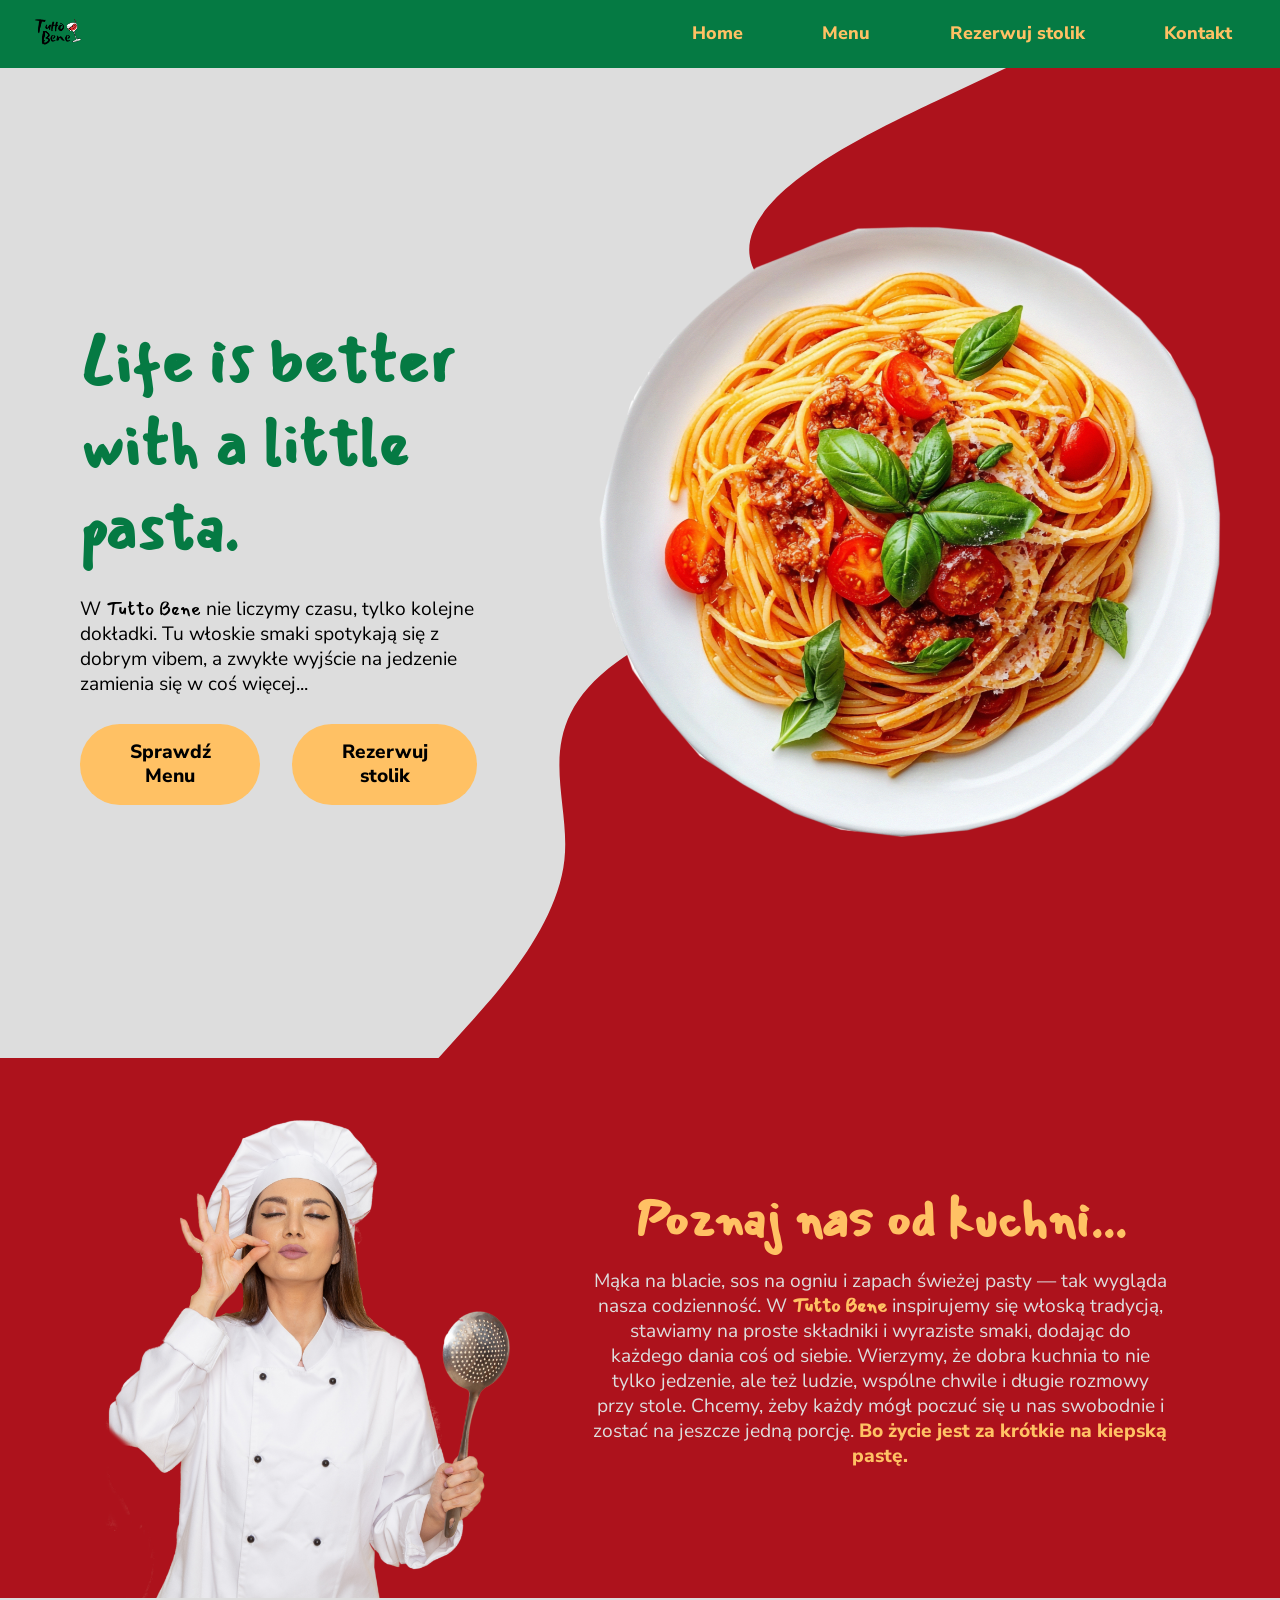
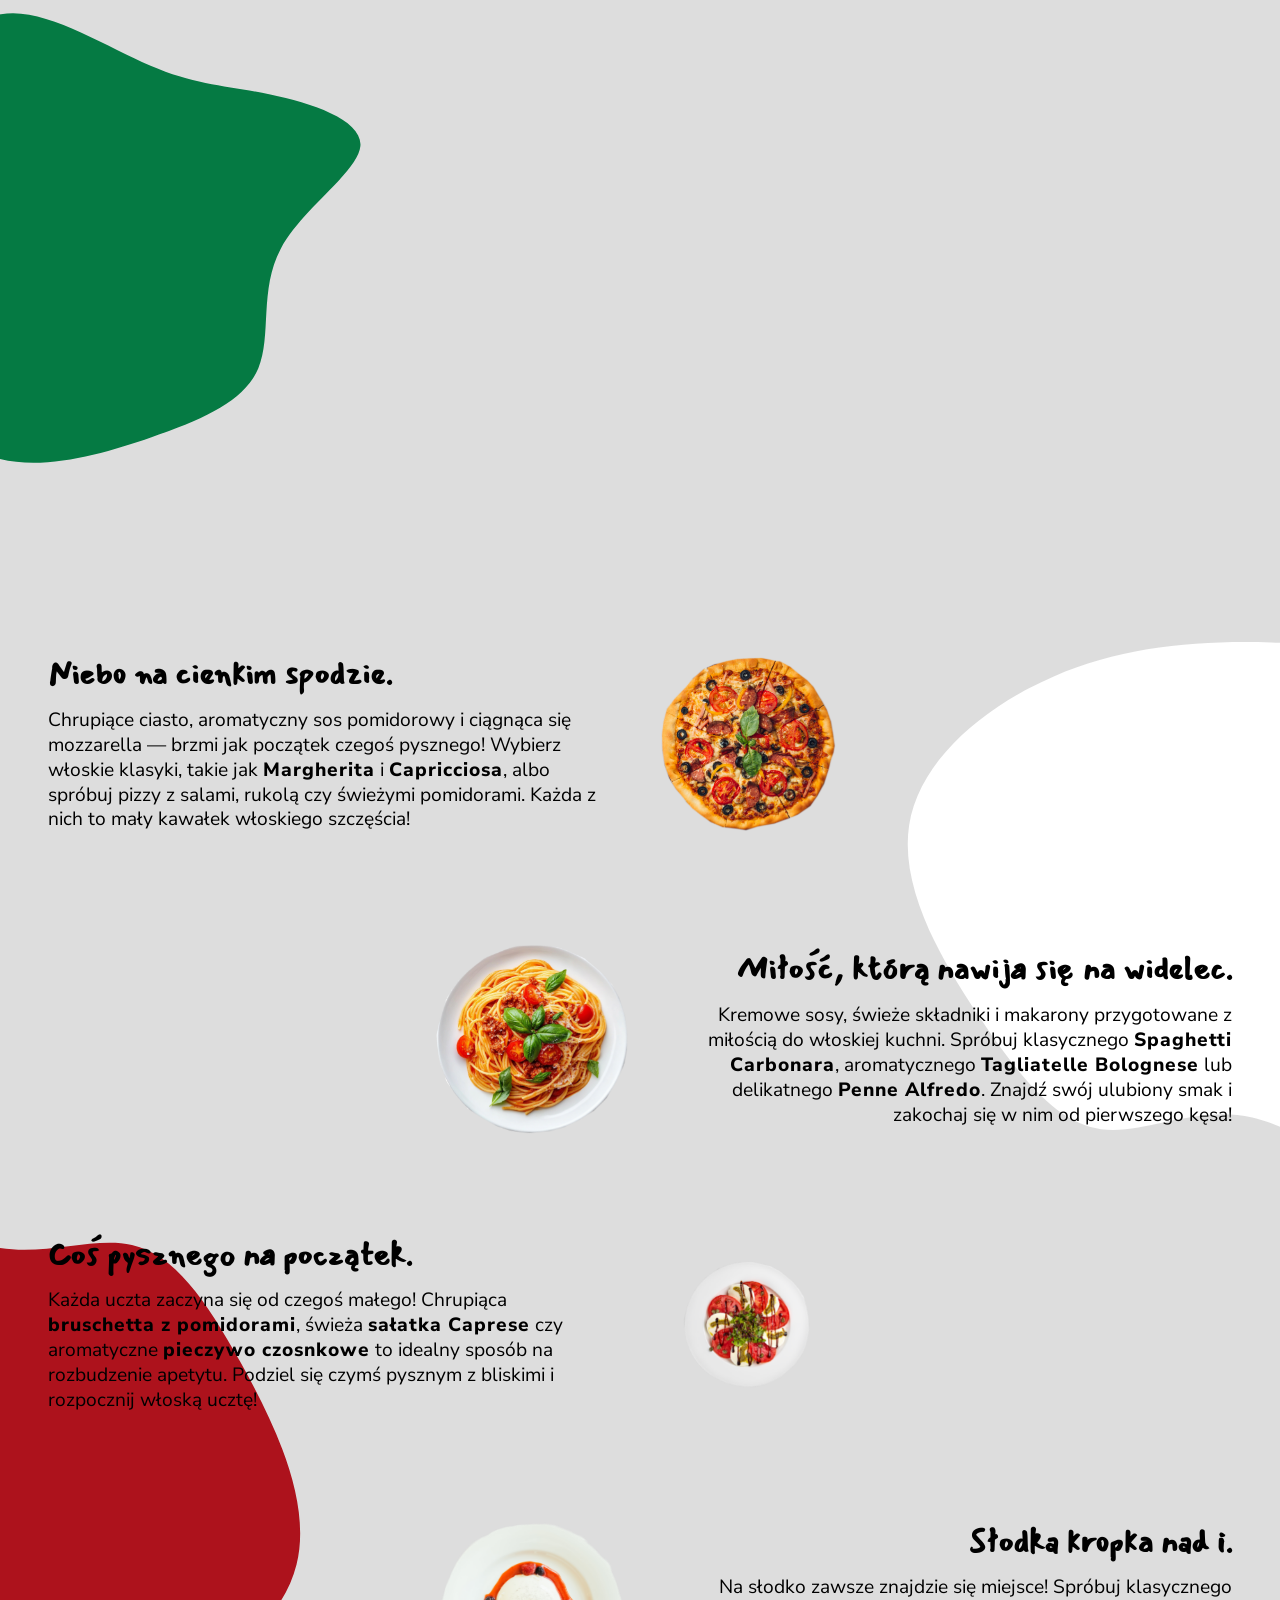
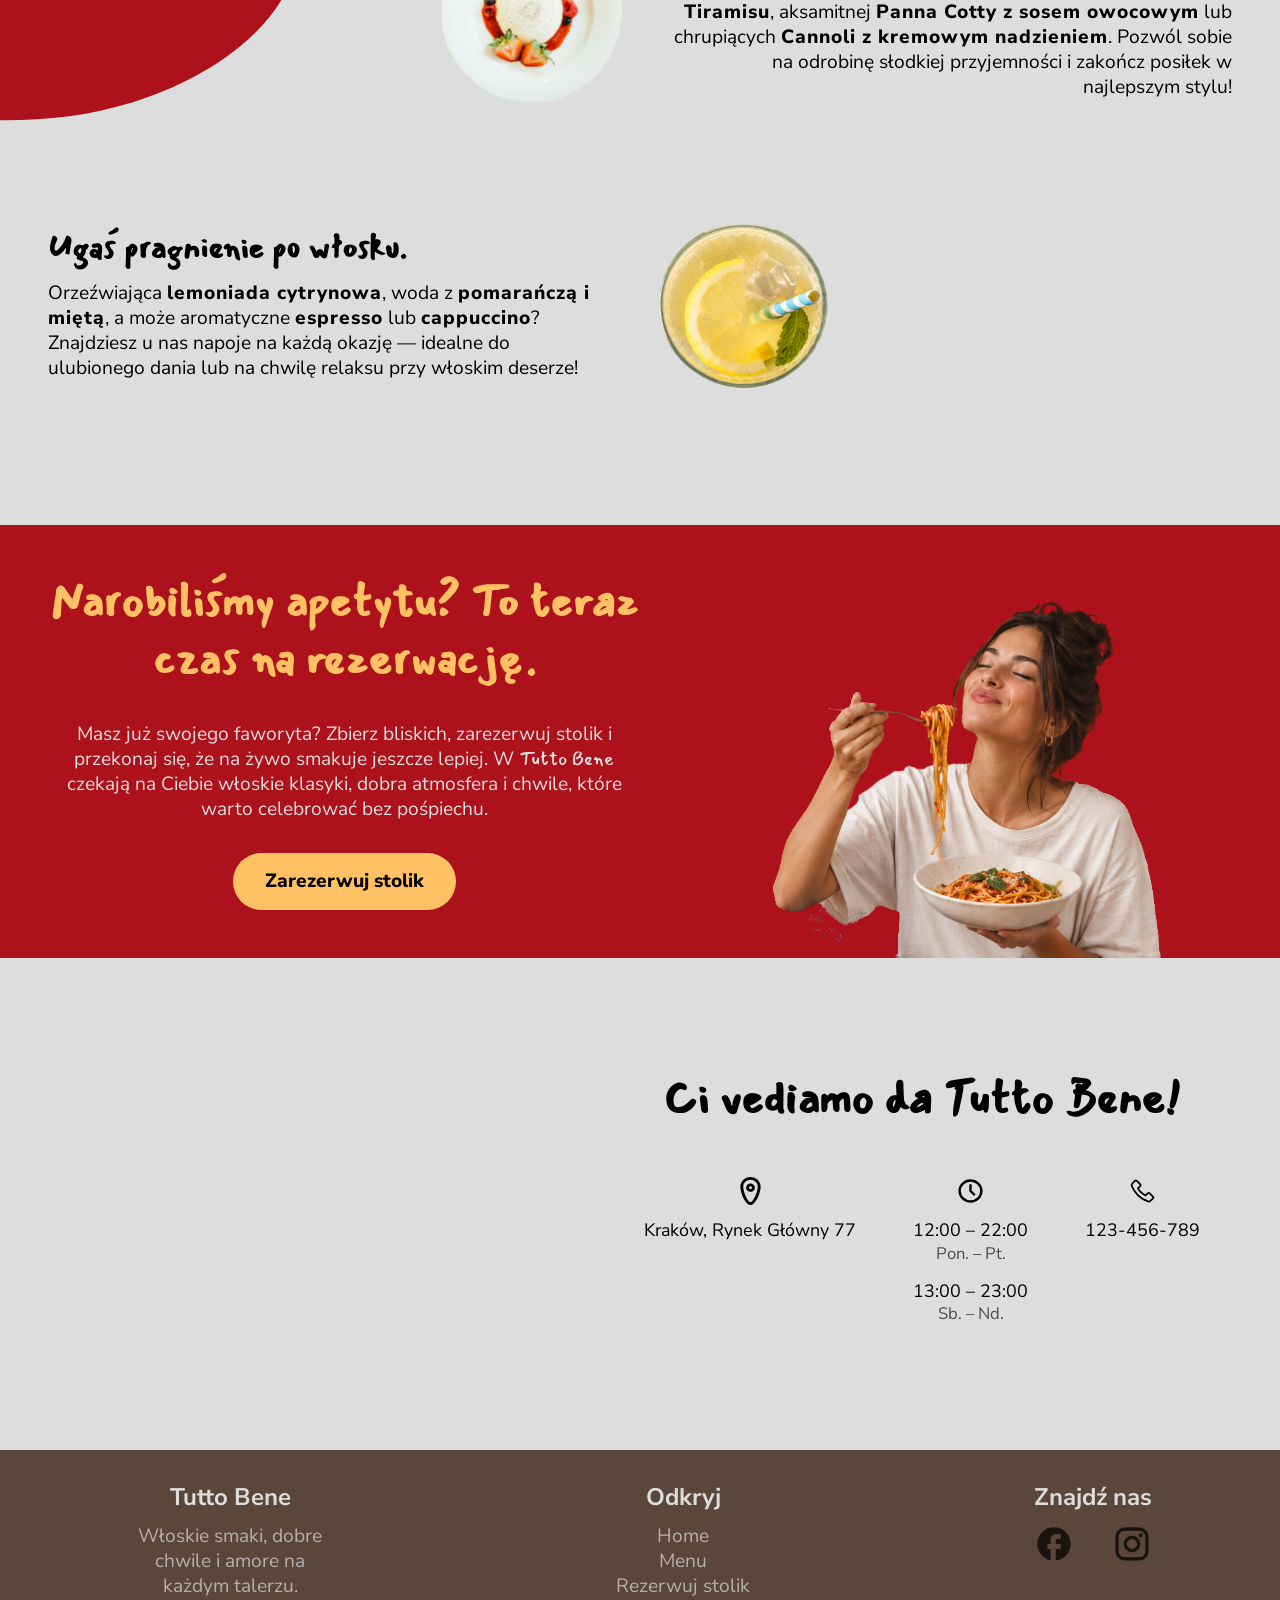
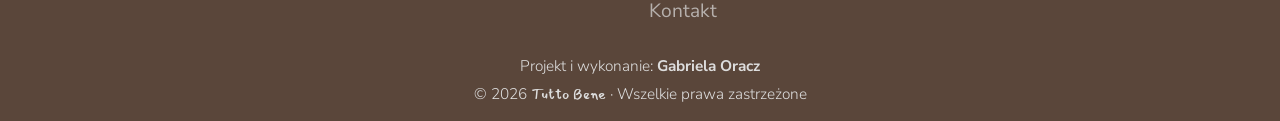
<file: index.html>
<!doctype html>
<html lang="pl">
  <head>
    <meta charset="UTF-8" />
    <meta name="viewport" content="width=device-width, initial-scale=1.0" />
    <title>Tutto Bene</title>
    <link rel="stylesheet" href="styles/style.css" />
    <link rel="stylesheet" href="styles/index_style.css" />
    <script src="scripts/script.js" defer></script>
  </head>

  <body>
    <header>
      <a href="index.html"
        ><img class="header-logo" src="images/logo.png" alt="Tutto Bene"
      /></a>
      <button class="hamburger" type="button">
        <span></span><span></span><span></span>
      </button>
      <nav id="main-nav">
        <ul>
          <li><a href="index.html">Home</a></li>
          <li><a href="menu.html">Menu</a></li>
          <li><a href="reservations.html">Rezerwuj stolik</a></li>
          <li><a href="contact.html">Kontakt</a></li>
        </ul>
      </nav>
    </header>

    <main>
      <section class="hero-section">
        <img class="hero-decoration" src="images/blobs/waveblob.svg" alt="" />
        <div class="hero-content">
          <h1>Life is better with a little pasta.</h1>
          <p>
            W <span class="restaurant-name">Tutto Bene</span> nie liczymy czasu,
            tylko kolejne dokładki. Tu włoskie smaki spotykają się z dobrym
            vibem, a zwykłe wyjście na jedzenie zamienia się w coś więcej...
          </p>
          <div class="hero-actions">
            <a href="menu.html" class="btn">Sprawdź Menu</a>
            <a href="reservations.html" class="btn">Rezerwuj stolik</a>
          </div>
        </div>
        <div class="hero-image">
          <img src="images/pasta.png" alt="Talerz włoskiego makaronu" />
        </div>
      </section>

      <section class="about-section">
        <div class="about-image">
          <img src="images/cook.png" alt="Zdjęcie kucharza" />
        </div>

        <div class="about-content">
          <h2>Poznaj nas od kuchni...</h2>
          <p>
            Mąka na blacie, sos na ogniu i zapach świeżej pasty — tak wygląda
            nasza codzienność. W
            <span class="restaurant-name">Tutto Bene</span> inspirujemy się
            włoską tradycją, stawiamy na proste składniki i wyraziste smaki,
            dodając do każdego dania coś od siebie. Wierzymy, że dobra kuchnia
            to nie tylko jedzenie, ale też ludzie, wspólne chwile i długie
            rozmowy przy stole. Chcemy, żeby każdy mógł poczuć się u nas
            swobodnie i zostać na jeszcze jedną porcję.
            <span>Bo życie jest za krótkie na kiepską pastę.</span>
          </p>
        </div>
      </section>

      <section class="offer-section">
        <img
          class="offer-blob offer-blob-one"
          src="images/blobs/greenblob.svg"
          alt=""
        />
        <img
          class="offer-blob offer-blob-two"
          src="images/blobs/whiteblob.svg"
          alt=""
        />
        <img
          class="offer-blob offer-blob-three"
          src="images/blobs/redblob.svg"
          alt=""
        />

        <div class="offer-heading">
          <h2>Na co masz dziś ochotę?</h2>
        </div>
        <div class="categories-list">
          <div class="category-card">
            <div class="category-content">
              <h3>Niebo na cienkim spodzie.</h3>
              <p>
                Chrupiące ciasto, aromatyczny sos pomidorowy i ciągnąca się
                mozzarella — brzmi jak początek czegoś pysznego! Wybierz włoskie
                klasyki, takie jak <span>Margherita</span> i
                <span>Capricciosa</span>, albo spróbuj pizzy z salami, rukolą
                czy świeżymi pomidorami. Każda z nich to mały kawałek włoskiego
                szczęścia!
              </p>
            </div>
            <img
              src="images/pizza.png"
              alt="Włoska pizza"
              class="auto-rotate"
            />
          </div>

          <div class="category-card">
            <img
              src="images/pasta.png"
              alt="Talerz włoskiego makaronu"
              class="auto-rotate"
            />
            <div class="category-content">
              <h3>Miłość, którą nawija się na widelec.</h3>
              <p>
                Kremowe sosy, świeże składniki i makarony przygotowane z
                miłością do włoskiej kuchni. Spróbuj klasycznego
                <span>Spaghetti Carbonara</span>, aromatycznego
                <span>Tagliatelle Bolognese</span> lub delikatnego
                <span>Penne Alfredo</span>. Znajdź swój ulubiony smak i zakochaj
                się w nim od pierwszego kęsa!
              </p>
            </div>
          </div>

          <div class="category-card">
            <div class="category-content">
              <h3>Coś pysznego na początek.</h3>
              <p>
                Każda uczta zaczyna się od czegoś małego! Chrupiąca
                <span>bruschetta z pomidorami</span>, świeża
                <span>sałatka Caprese</span> czy aromatyczne
                <span>pieczywo czosnkowe</span> to idealny sposób na rozbudzenie
                apetytu. Podziel się czymś pysznym z bliskimi i rozpocznij
                włoską ucztę!
              </p>
            </div>
            <img
              src="images/starters.png"
              alt="Włoskie przystawki"
              class="auto-rotate"
            />
          </div>

          <div class="category-card">
            <img
              src="images/desserts.png"
              alt="Włoska panna cotta z owocami"
              class="auto-rotate"
            />
            <div class="category-content">
              <h3>Słodka kropka nad i.</h3>
              <p>
                Na słodko zawsze znajdzie się miejsce! Spróbuj klasycznego
                <span>Tiramisu</span>, aksamitnej
                <span>Panna Cotty z sosem owocowym</span> lub chrupiących
                <span>Cannoli z kremowym nadzieniem</span>. Pozwól sobie na
                odrobinę słodkiej przyjemności i zakończ posiłek w najlepszym
                stylu!
              </p>
            </div>
          </div>

          <div class="category-card">
            <div class="category-content">
              <h3>Ugaś pragnienie po włosku.</h3>
              <p>
                Orzeźwiająca <span>lemoniada cytrynowa</span>, woda z
                <span>pomarańczą i miętą</span>, a może aromatyczne
                <span>espresso</span> lub <span>cappuccino</span>? Znajdziesz u
                nas napoje na każdą okazję — idealne do ulubionego dania lub na
                chwilę relaksu przy włoskim deserze!
              </p>
            </div>
            <img
              src="images/drinks.png"
              alt="Lemoniada cytrynowa"
              class="auto-rotate"
            />
          </div>
        </div>
      </section>

      <section class="reservation">
        <div class="reservation-content">
          <h2>Narobiliśmy apetytu? To teraz czas na rezerwację.</h2>
          <p>
            Masz już swojego faworyta? Zbierz bliskich, zarezerwuj stolik i
            przekonaj się, że na żywo smakuje jeszcze lepiej. W
            <span class="restaurant-name">Tutto Bene</span> czekają na Ciebie
            włoskie klasyki, dobra atmosfera i chwile, które warto celebrować
            bez pośpiechu.
          </p>
          <a href="reservations.html" class="btn">Zarezerwuj stolik</a>
        </div>
        <img
          src="images/womanwithpasta.png"
          alt="Kobieta jedząca włoski makaron"
        />
      </section>

      <section class="location-section">
        <div class="location-content">
          <div class="location-map">
            <iframe
              title="Lokalizacja restauracji Tutto Bene na mapie"
              src="https://www.google.com/maps/embed?pb=!1m18!1m12!1m3!1d20486.362131140686!2d19.91302244153478!3d50.071395744218414!2m3!1f0!2f0!3f0!3m2!1i1024!2i768!4f13.1!3m3!1m2!1s0x47165b120455da67%3A0xc3c7f5071b750d33!2zUnluZWsgR8WCw7N3bnk!5e0!3m2!1spl!2spl!4v1794073548557!5m2!1spl!2spl"
              style="border: 0"
              allowfullscreen=""
              loading="lazy"
              referrerpolicy="strict-origin-when-cross-origin"
            ></iframe>
          </div>

          <div class="location-details">
            <h2>Ci vediamo da Tutto Bene!</h2>
            <div class="location-items">
              <address class="location-item">
                <img src="images/icons/pin.svg" alt="" />
                <p>Kraków, Rynek Główny 77</p>
              </address>
              <div class="location-item">
                <img src="images/icons/clock.svg" alt="" />
                <div class="opening-hours">
                  <p>
                    <time datetime="12:00">12:00</time> –
                    <time datetime="22:00">22:00</time>
                  </p>
                  <p>Pon. – Pt.</p>
                </div>

                <div class="opening-hours">
                  <p>
                    <time datetime="13:00">13:00</time> –
                    <time datetime="23:00">23:00</time>
                  </p>
                  <p>Sb. – Nd.</p>
                </div>
              </div>

              <div class="location-item">
                <img src="images/icons/phone.svg" alt="" />
                <a href="tel:+48123456789">123-456-789</a>
              </div>
            </div>
          </div>
        </div>
      </section>
    </main>

    <footer>
      <div class="footer-container">
        <div class="footer-items">
          <div class="footer-item">
            <h3>Tutto Bene</h3>
            <p>Włoskie smaki, dobre chwile i amore na każdym talerzu.</p>
          </div>
          <div class="footer-item">
            <h3>Odkryj</h3>
            <a href="index.html">Home</a>
            <a href="menu.html">Menu</a>
            <a href="reservations.html">Rezerwuj stolik</a>
            <a href="contact.html">Kontakt</a>
          </div>
          <div class="footer-item">
            <h3>Znajdź nas</h3>
            <div class="social-links">
              <a
                href="https://www.facebook.com/"
                target="_blank"
                rel="noopener noreferrer"
                ><img src="images/icons/fb.svg" alt="Facebook Tutto Bene"
              /></a>
              <a
                href="https://www.instagram.com/"
                target="_blank"
                rel="noopener noreferrer"
                ><img src="images/icons/ig.svg" alt="Instagram Tutto Bene"
              /></a>
            </div>
          </div>
        </div>
        <div class="footer-text">
          <p>
            Projekt i wykonanie:
            <a
              href="https://github.com/gabrielaOracz7"
              target="_blank"
              rel="noopener noreferrer"
              >Gabriela Oracz</a
            >
          </p>
          <p>
            &copy; 2026 <span class="restaurant-name">Tutto Bene</span> ·
            Wszelkie prawa zastrzeżone
          </p>
        </div>
      </div>
    </footer>
  </body>
</html>
</file>
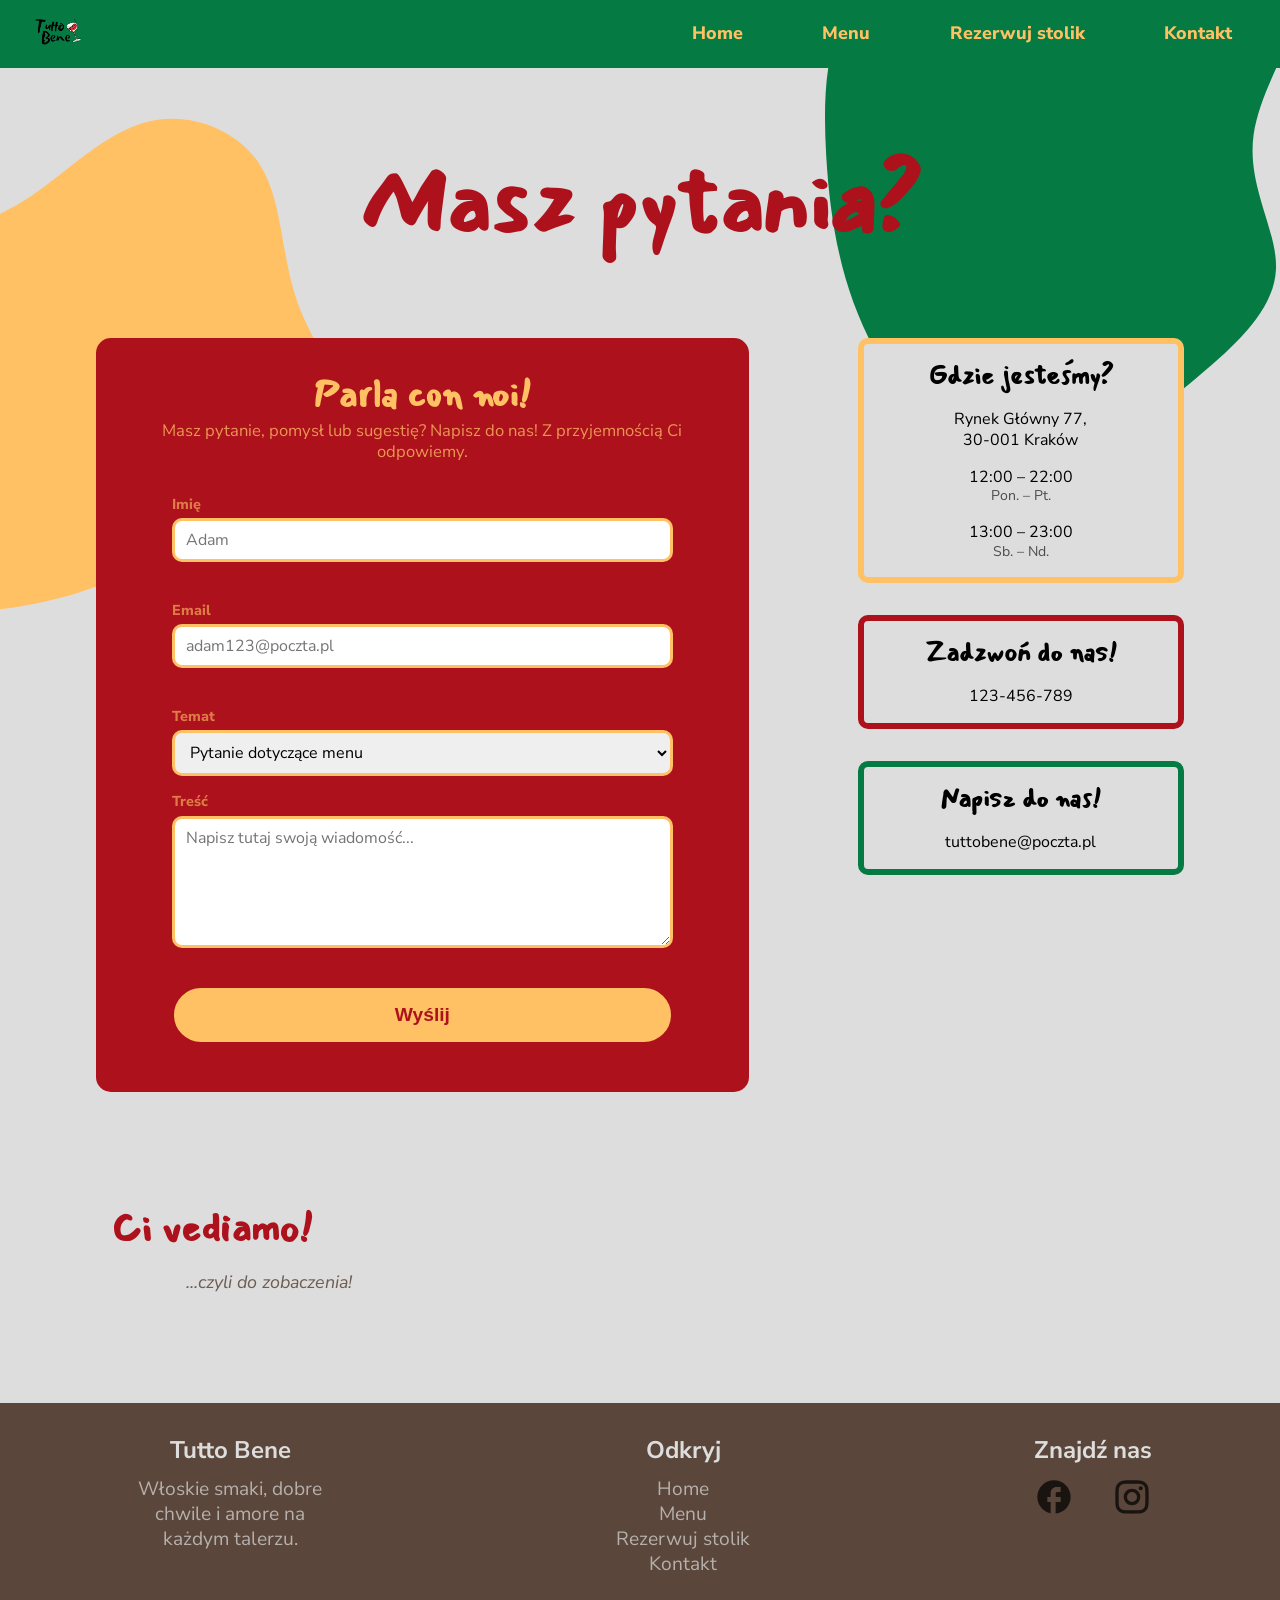
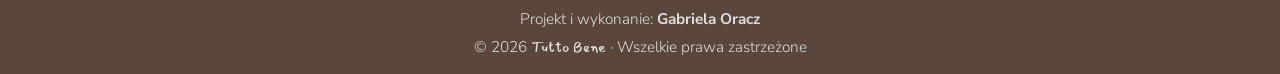
<file: contact.html>
<!doctype html>
<html lang="pl">
  <head>
    <meta charset="UTF-8" />
    <meta name="viewport" content="width=device-width, initial-scale=1.0" />
    <title>Tutto Bene - Kontakt</title>
    <link rel="stylesheet" href="styles/style.css" />
    <link rel="stylesheet" href="styles/contact_style.css" />
    <script src="scripts/script.js" defer></script>
    <script type="module" src="scripts/contact_script.js" defer></script>
  </head>
  <body>
    <header>
      <a href="index.html"
        ><img class="header-logo" src="images/logo.png" alt="Tutto Bene"
      /></a>
      <button class="hamburger" type="button">
        <span></span><span></span><span></span>
      </button>
      <nav id="main-nav">
        <ul>
          <li><a href="index.html">Home</a></li>
          <li><a href="menu.html">Menu</a></li>
          <li><a href="reservations.html">Rezerwuj stolik</a></li>
          <li><a href="contact.html">Kontakt</a></li>
        </ul>
      </nav>
    </header>

    <main>
      <section class="contact-hero-section">
        <img src="images/blobs/greenblob.svg" id="blob1" alt="" />
        <img src="images/blobs/yellowblob.svg" id="blob2" alt="" />
        <h1>Masz pytania?</h1>
      </section>

      <div class="contact-content">
        <div class="contact-main">
          <section class="contact-form-section">
            <div class="form-container">
              <div class="form-heading">
                <h2>Parla con noi!</h2>
                <p>
                  Masz pytanie, pomysł lub sugestię? Napisz do nas! Z
                  przyjemnością Ci odpowiemy.
                </p>
              </div>
              <form class="contact-form">
                <div class="form-item">
                  <label for="name">Imię</label>
                  <input
                    type="text"
                    id="name"
                    name="name"
                    required
                    minlength="2"
                    maxlength="30"
                    placeholder="Adam"
                  />
                  <span class="error-message"></span>
                </div>

                <div class="form-item">
                  <label for="email">Email</label>
                  <input
                    type="email"
                    id="email"
                    name="email"
                    required
                    placeholder="adam123@poczta.pl"
                  />
                  <span class="error-message"></span>
                </div>

                <div class="form-item">
                  <label for="subject">Temat</label>
                  <select name="subject" id="subject">
                    <option value="pytanie_menu">Pytanie dotyczące menu</option>
                    <option value="wspolpraca_biznesowa">
                      Współpraca biznesowa
                    </option>
                    <option value="opinie_sugestie">Opinie i sugestie</option>
                    <option value="organizacja_wydarzenia">
                      Organizacja wydarzenia
                    </option>
                    <option value="inne">Inne</option>
                  </select>
                </div>

                <div class="form-item">
                  <label for="msg">Treść</label>
                  <textarea
                    id="msg"
                    name="msg"
                    rows="5"
                    minlength="10"
                    maxlength="500"
                    required
                    placeholder="Napisz tutaj swoją wiadomość..."
                  ></textarea>
                  <span class="error-message"></span>
                </div>
                <button type="submit" class="btn">Wyślij</button>
              </form>
            </div>

            <div class="success-message" hidden>
              <h2>Grazie per il messaggio!</h2>
              <p>
                Dziękujemy za wiadomość. Odeślemy Ci odpowiedź najszybciej, jak
                to możliwe!
              </p>
            </div>
          </section>

          <section class="contact-info">
            <div class="contact-card contact-address">
              <h3>Gdzie jesteśmy?</h3>
              <address>
                Rynek Główny 77,<br />
                30-001 Kraków
              </address>
              <div class="opening-hours">
                <p>
                  <time datetime="12:00">12:00</time> –
                  <time datetime="22:00">22:00</time>
                </p>
                <p>Pon. – Pt.</p>
              </div>

              <div class="opening-hours">
                <p>
                  <time datetime="13:00">13:00</time> –
                  <time datetime="23:00">23:00</time>
                </p>
                <p>Sb. – Nd.</p>
              </div>
            </div>

            <div class="contact-card contact-phone">
              <h3>Zadzwoń do nas!</h3>
              <a href="tel:+48123456789">123-456-789</a>
            </div>

            <div class="contact-card contact-email">
              <h3>Napisz do nas!</h3>
              <a href="mailto:tuttobene@poczta.pl"> tuttobene@poczta.pl </a>
            </div>
          </section>
        </div>

        <section class="contact-location">
          <div class="contact-card visit-us">
            <h3>Ci vediamo!</h3>
            <p>...czyli do zobaczenia!</p>
          </div>
          <div class="location-map">
            <iframe
              title="Lokalizacja restauracji Tutto Bene na mapie"
              src="https://www.google.com/maps/embed?pb=!1m18!1m12!1m3!1d20486.362131140686!2d19.91302244153478!3d50.071395744218414!2m3!1f0!2f0!3f0!3m2!1i1024!2i768!4f13.1!3m3!1m2!1s0x47165b120455da67%3A0xc3c7f5071b750d33!2zUnluZWsgR8WCw7N3bnk!5e0!3m2!1spl!2spl!4v1794073548557!5m2!1spl!2spl"
              style="border: 0"
              allowfullscreen=""
              loading="lazy"
              referrerpolicy="strict-origin-when-cross-origin"
            ></iframe>
          </div>
        </section>
      </div>
    </main>

    <footer>
      <div class="footer-container">
        <div class="footer-items">
          <div class="footer-item">
            <h3>Tutto Bene</h3>
            <p>Włoskie smaki, dobre chwile i amore na każdym talerzu.</p>
          </div>
          <div class="footer-item">
            <h3>Odkryj</h3>
            <a href="index.html">Home</a>
            <a href="menu.html">Menu</a>
            <a href="reservations.html">Rezerwuj stolik</a>
            <a href="contact.html">Kontakt</a>
          </div>
          <div class="footer-item">
            <h3>Znajdź nas</h3>
            <div class="social-links">
              <a
                href="https://www.facebook.com/"
                target="_blank"
                rel="noopener noreferrer"
                ><img src="images/icons/fb.svg" alt="Facebook Tutto Bene"
              /></a>
              <a
                href="https://www.instagram.com/"
                target="_blank"
                rel="noopener noreferrer"
                ><img src="images/icons/ig.svg" alt="Instagram Tutto Bene"
              /></a>
            </div>
          </div>
        </div>
        <div class="footer-text">
          <p>
            Projekt i wykonanie:
            <a
              href="https://github.com/gabrielaOracz7"
              target="_blank"
              rel="noopener noreferrer"
              >Gabriela Oracz</a
            >
          </p>
          <p>
            &copy; 2026 <span class="restaurant-name">Tutto Bene</span> ·
            Wszelkie prawa zastrzeżone
          </p>
        </div>
      </div>
    </footer>
  </body>
</html>
</file>
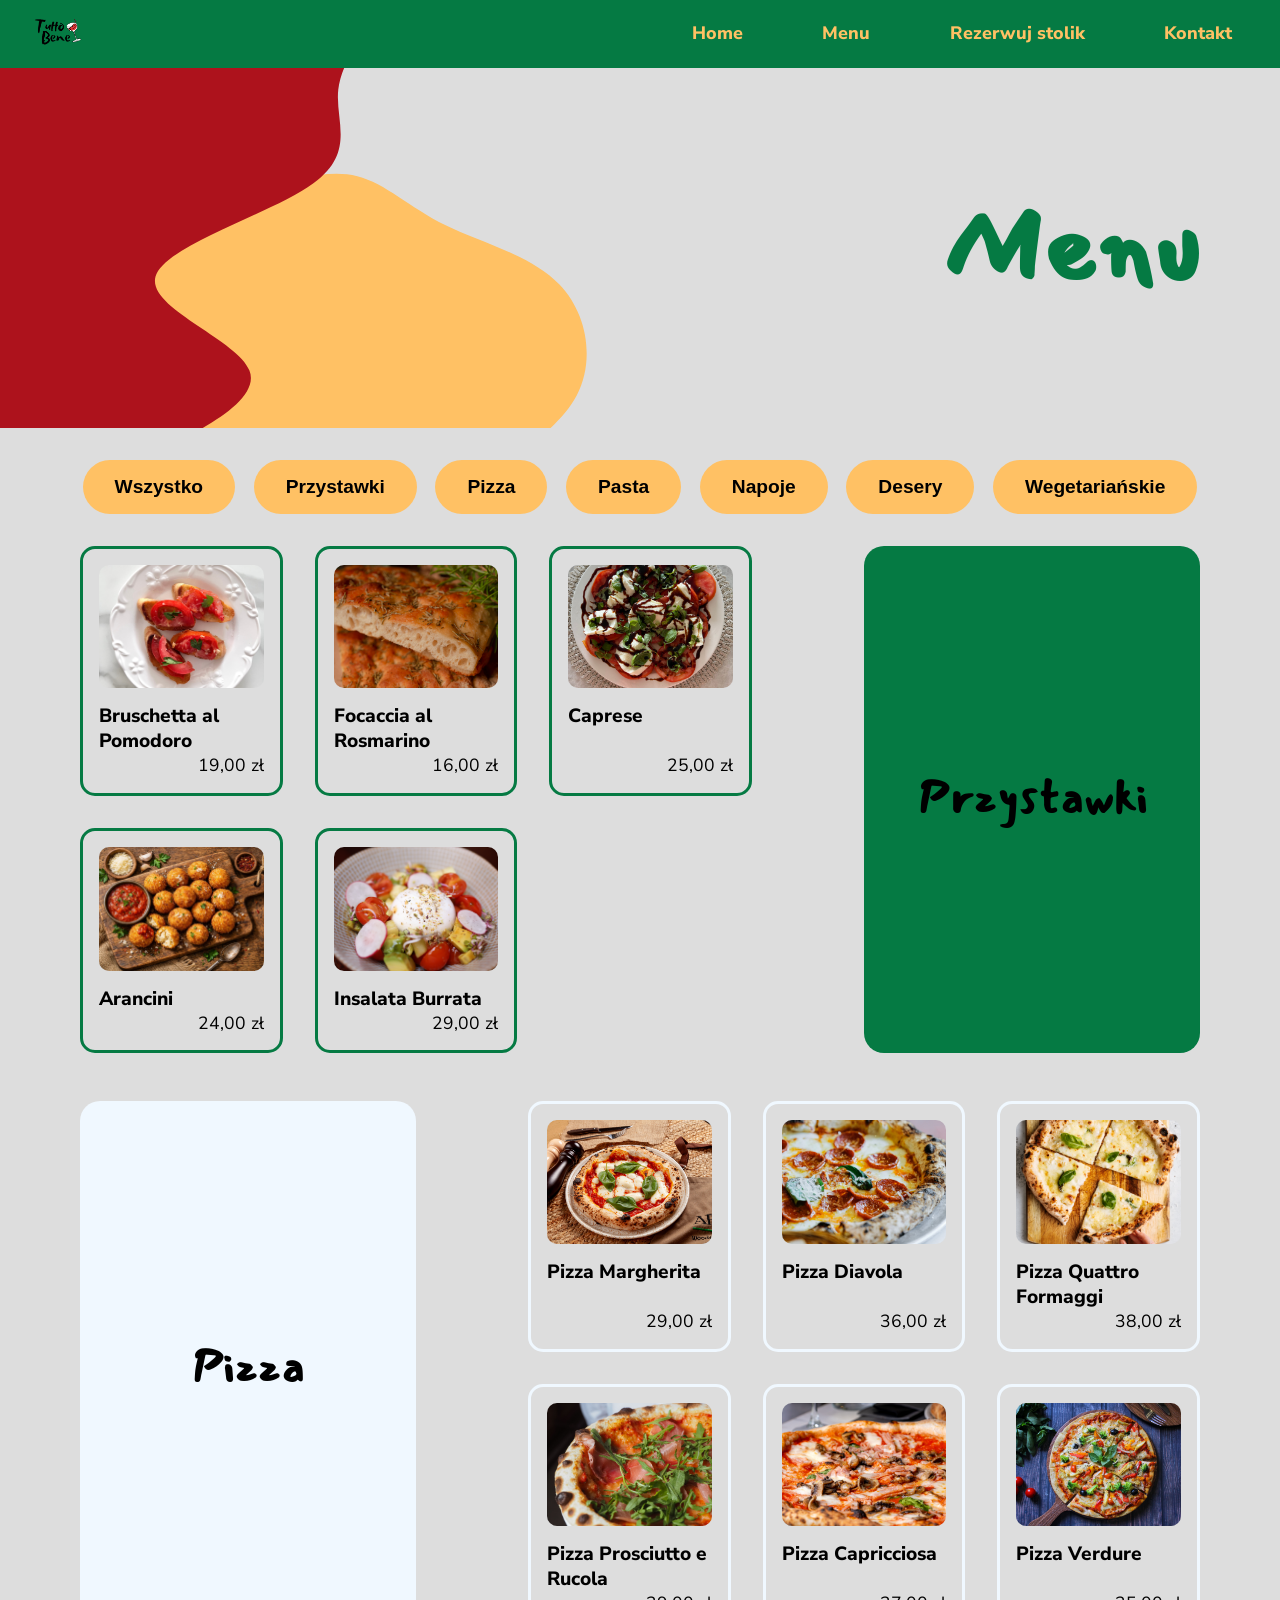
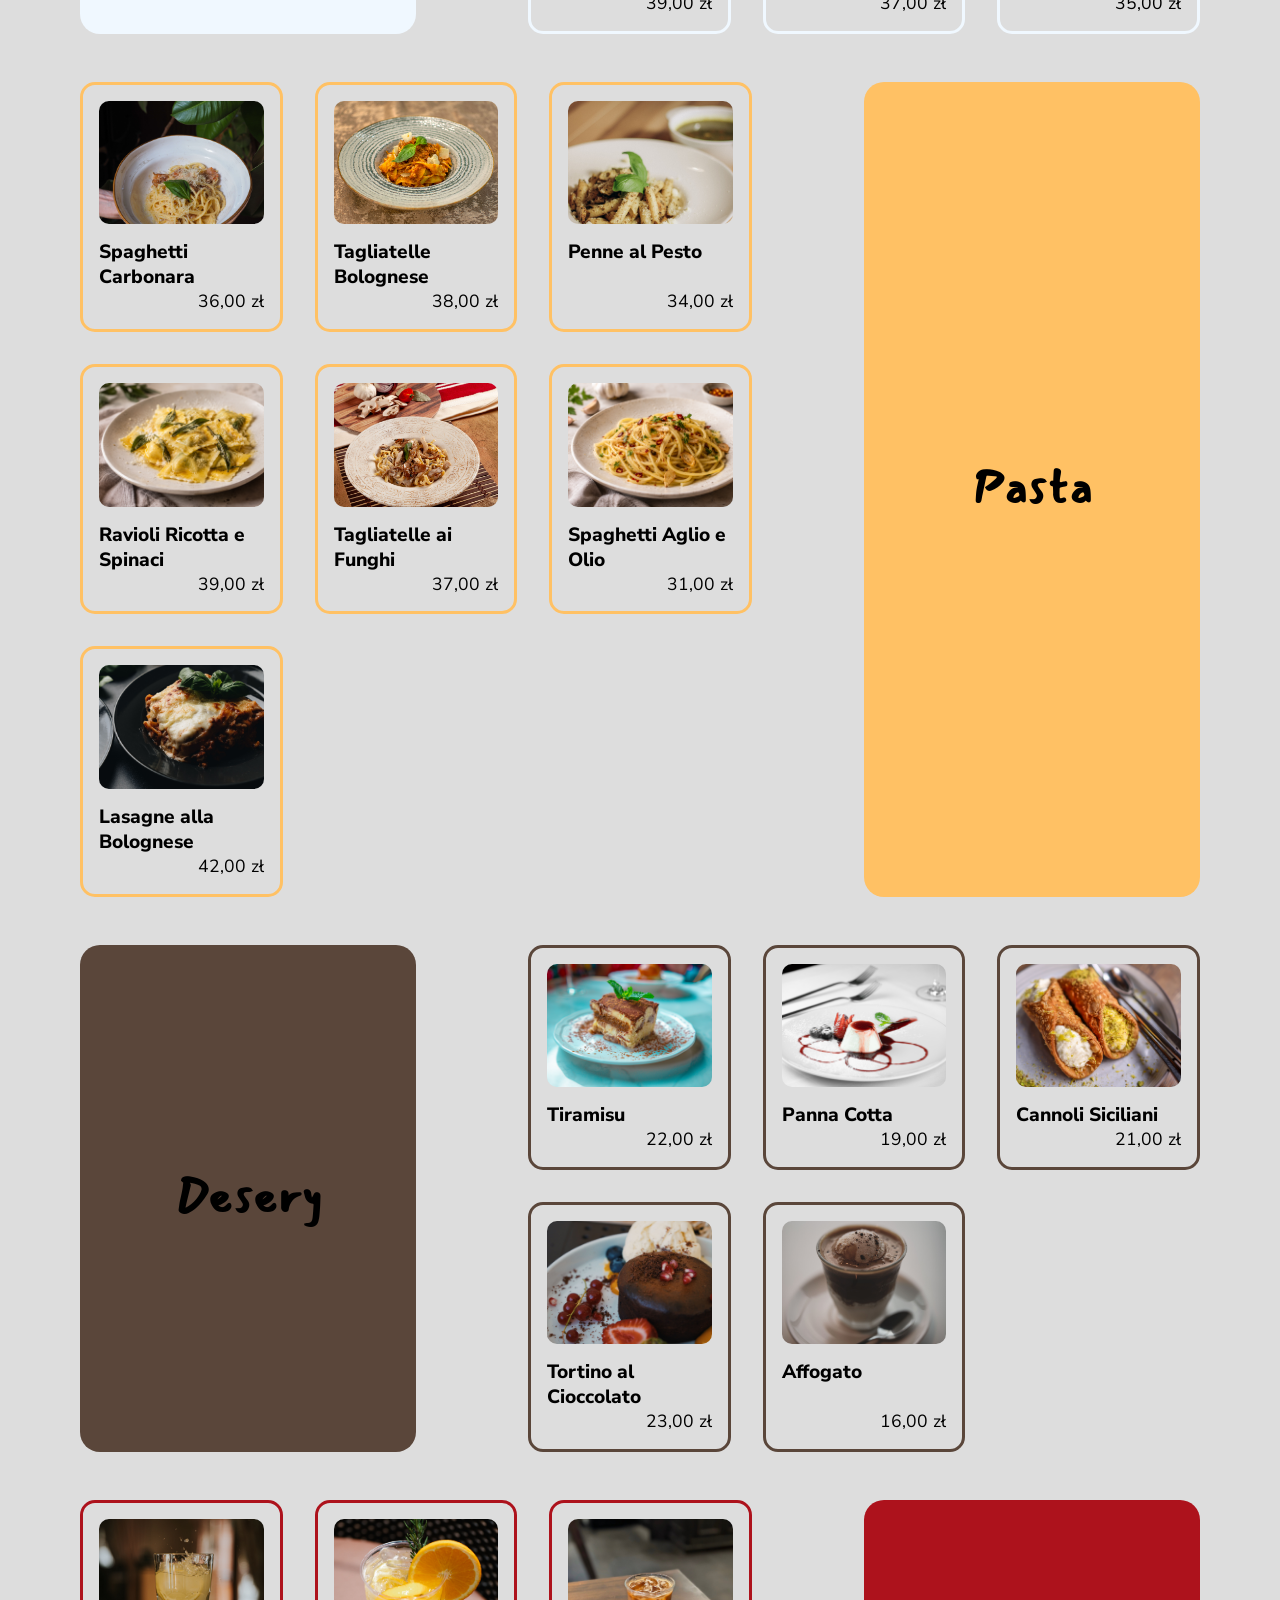
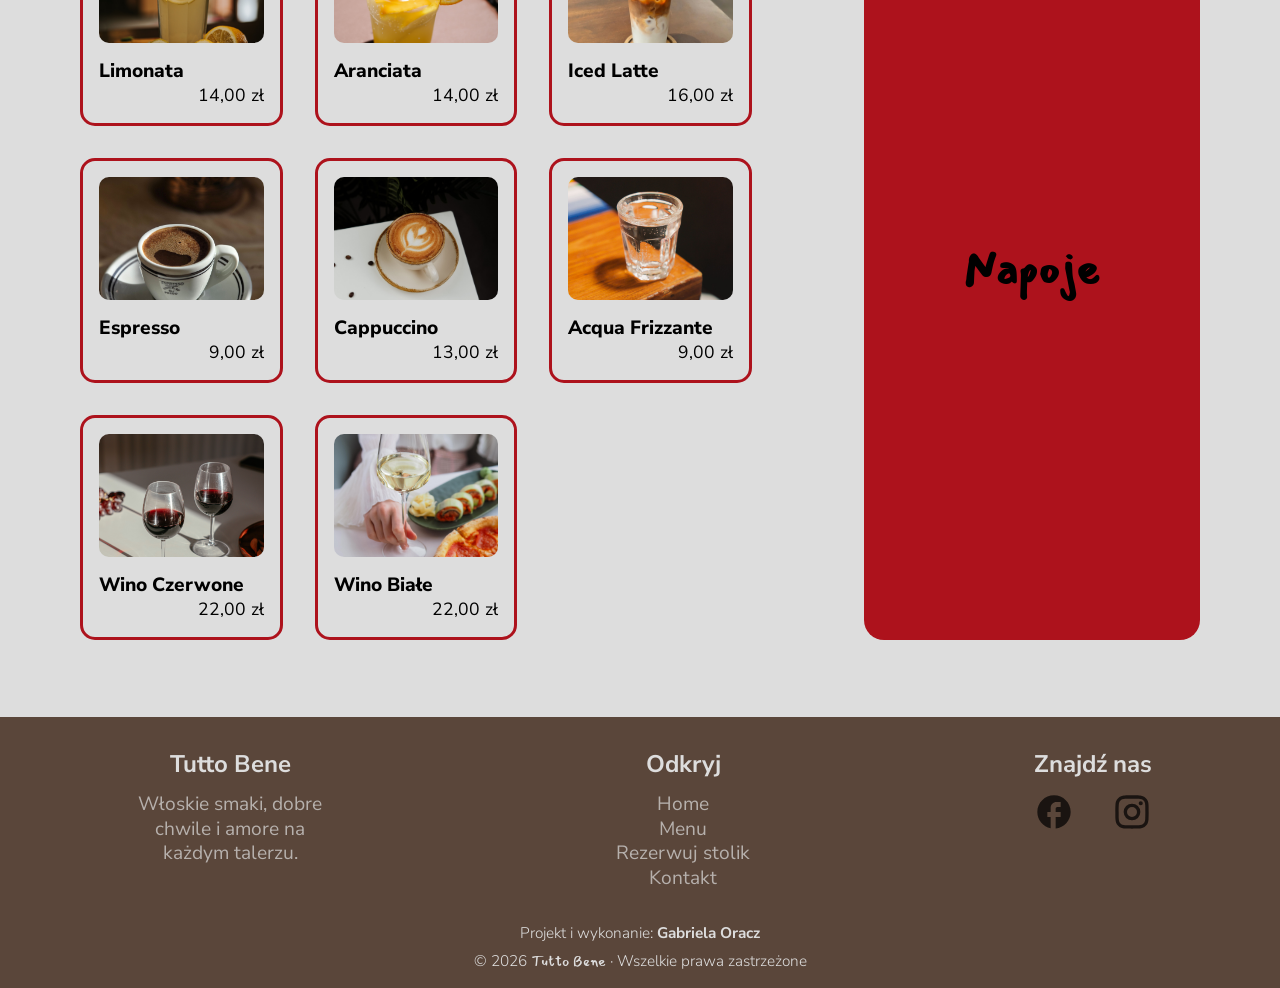
<file: menu.html>
<!doctype html>
<html lang="pl">
  <head>
    <meta charset="UTF-8" />
    <meta name="viewport" content="width=device-width, initial-scale=1.0" />
    <title>Tutto Bene - Menu</title>
    <link rel="stylesheet" href="styles/style.css" />
    <link rel="stylesheet" href="styles/menu_style.css" />
    <script src="scripts/script.js" defer></script>
    <script src="scripts/menu_script.js" defer></script>
  </head>
  <body>
    <header>
      <a href="index.html"
        ><img class="header-logo" src="images/logo.png" alt="Tutto Bene"
      /></a>
      <button class="hamburger" type="button">
        <span></span><span></span><span></span>
      </button>
      <nav id="main-nav">
        <ul>
          <li><a href="index.html">Home</a></li>
          <li><a href="menu.html">Menu</a></li>
          <li><a href="reservations.html">Rezerwuj stolik</a></li>
          <li><a href="contact.html">Kontakt</a></li>
        </ul>
      </nav>
    </header>

    <main>
      <section class="menu-hero-section">
        <img src="images/blobs/yellowblob.svg" id="yellow-blob" alt="" />
        <img src="images/blobs/waveblob.svg" id="red-blob" alt="" />

        <h1>Menu</h1>
      </section>

      <div class="menu-wrapper">
        <section class="filter-options">
          <button class="btn" id="all" type="button">Wszystko</button>
          <button class="btn" id="starters_only" type="button">
            Przystawki
          </button>
          <button class="btn" id="pizza_only" type="button">Pizza</button>
          <button class="btn" id="pasta_only" type="button">Pasta</button>
          <button class="btn" id="drinks_only" type="button">Napoje</button>
          <button class="btn" id="desserts_only" type="button">Desery</button>
          <button class="btn" id="vege_only" type="button">
            Wegetariańskie
          </button>
        </section>

        <section class="menu-items">
          <section class="category-wrapper" id="starters">
            <div class="category-items"></div>
            <div class="category-heading">
              <h2>Przystawki</h2>
            </div>
          </section>
          <section class="category-wrapper" id="pizza">
            <div class="category-items"></div>
            <div class="category-heading">
              <h2>Pizza</h2>
            </div>
          </section>
          <section class="category-wrapper" id="pasta">
            <div class="category-items"></div>
            <div class="category-heading">
              <h2>Pasta</h2>
            </div>
          </section>
          <section class="category-wrapper" id="desserts">
            <div class="category-items"></div>
            <div class="category-heading">
              <h2>Desery</h2>
            </div>
          </section>
          <section class="category-wrapper" id="drinks">
            <div class="category-items"></div>
            <div class="category-heading">
              <h2>Napoje</h2>
            </div>
          </section>
        </section>
      </div>
    </main>

    <footer>
      <div class="footer-container">
        <div class="footer-items">
          <div class="footer-item">
            <h3>Tutto Bene</h3>
            <p>Włoskie smaki, dobre chwile i amore na każdym talerzu.</p>
          </div>
          <div class="footer-item">
            <h3>Odkryj</h3>
            <a href="index.html">Home</a>
            <a href="menu.html">Menu</a>
            <a href="reservations.html">Rezerwuj stolik</a>
            <a href="contact.html">Kontakt</a>
          </div>
          <div class="footer-item">
            <h3>Znajdź nas</h3>
            <div class="social-links">
              <a
                href="https://www.facebook.com/"
                target="_blank"
                rel="noopener noreferrer"
                ><img src="images/icons/fb.svg" alt="Facebook Tutto Bene"
              /></a>
              <a
                href="https://www.instagram.com/"
                target="_blank"
                rel="noopener noreferrer"
                ><img src="images/icons/ig.svg" alt="Instagram Tutto Bene"
              /></a>
            </div>
          </div>
        </div>
        <div class="footer-text">
          <p>
            Projekt i wykonanie:
            <a
              href="https://github.com/gabrielaOracz7"
              target="_blank"
              rel="noopener noreferrer"
              >Gabriela Oracz</a
            >
          </p>
          <p>
            &copy; 2026 <span class="restaurant-name">Tutto Bene</span> ·
            Wszelkie prawa zastrzeżone
          </p>
        </div>
      </div>
    </footer>
  </body>
</html>
</file>
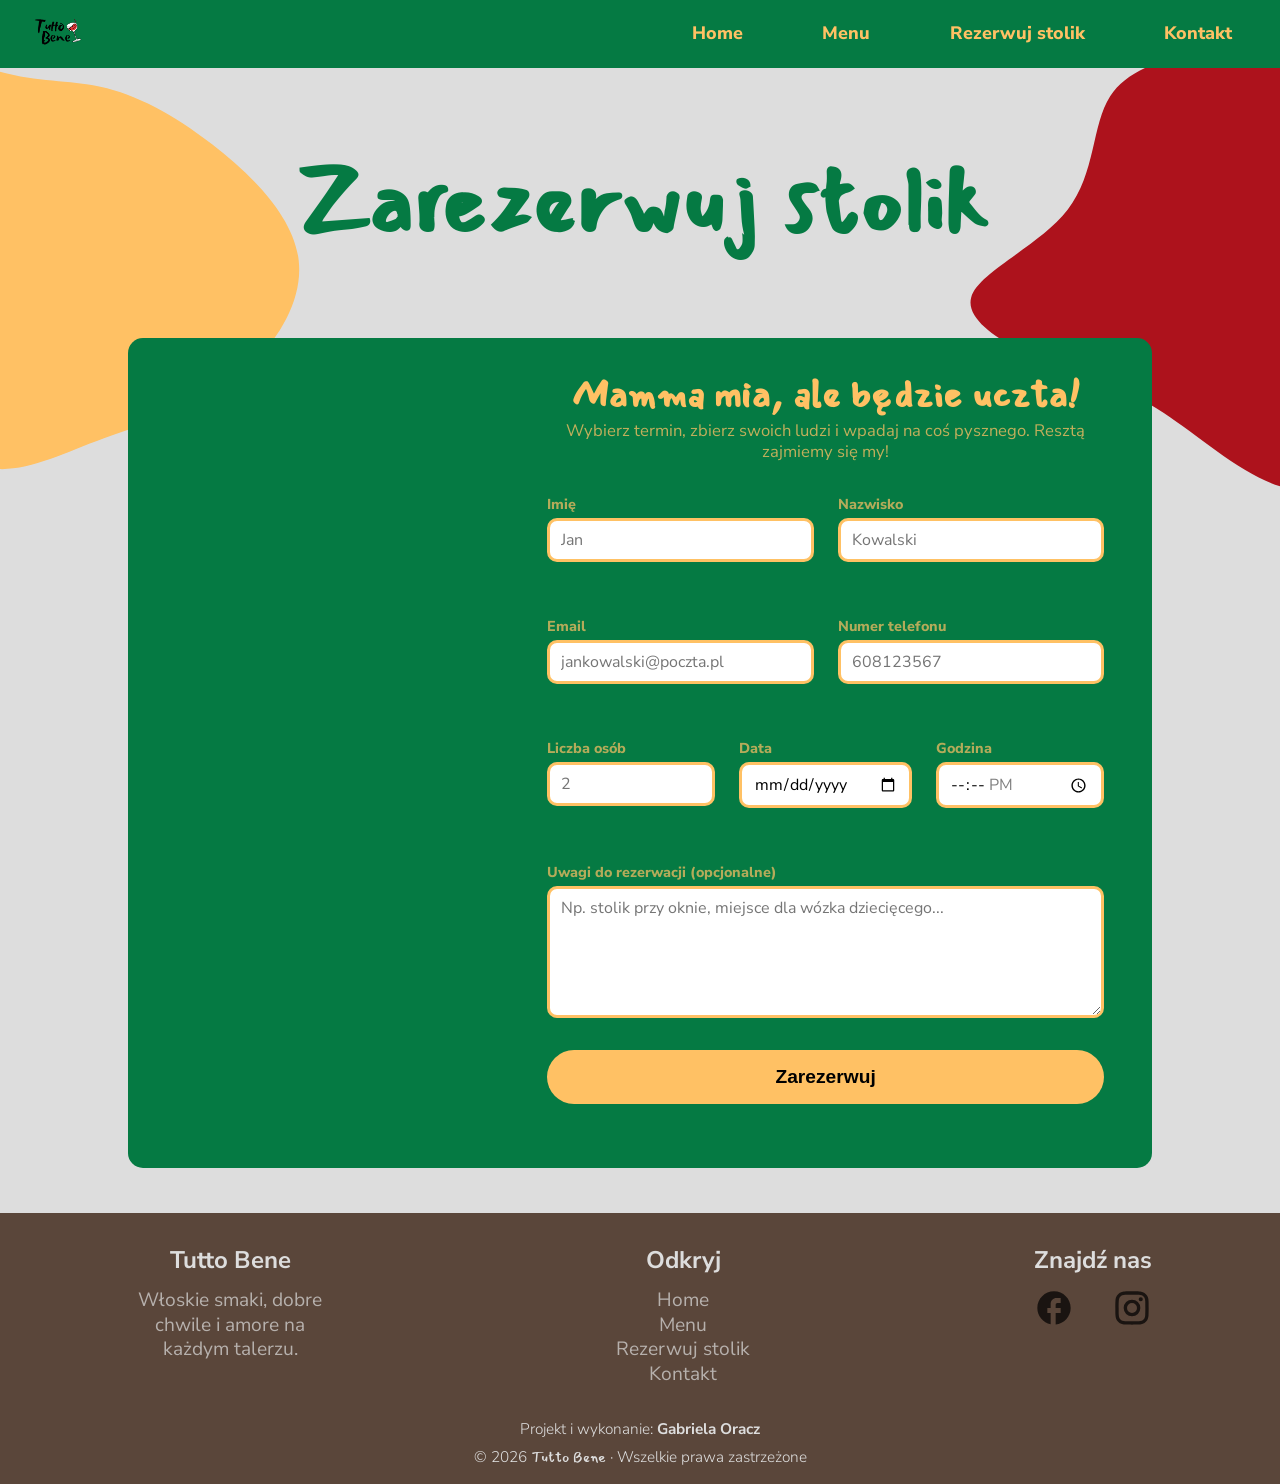
<file: reservations.html>
<!doctype html>
<html lang="pl">
  <head>
    <meta charset="UTF-8" />
    <meta name="viewport" content="width=device-width, initial-scale=1.0" />
    <title>Tutto Bene - Rezerwacje</title>
    <link rel="stylesheet" href="styles/style.css" />
    <link rel="stylesheet" href="styles/reservations_style.css" />
    <script src="scripts/script.js" defer></script>
    <script type="module" src="scripts/reservations_script.js" defer></script>
  </head>
  <body>
    <header>
      <a href="index.html"
        ><img class="header-logo" src="images/logo.png" alt="Tutto Bene"
      /></a>
      <button class="hamburger" type="button">
        <span></span><span></span><span></span>
      </button>
      <nav id="main-nav">
        <ul>
          <li><a href="index.html">Home</a></li>
          <li><a href="menu.html">Menu</a></li>
          <li><a href="reservations.html">Rezerwuj stolik</a></li>
          <li><a href="contact.html">Kontakt</a></li>
        </ul>
      </nav>
    </header>
    <main>
      <section class="reservations-hero-section">
        <img src="images/blobs/redblob.svg" id="blob2" alt="" />
        <img src="images/blobs/yellowblob.svg" id="blob1" alt="" />
        <h1>Zarezerwuj stolik</h1>
      </section>

      <section class="reservation-section">
        <div class="reservation-container">
          <div class="reservation-visual">
            <video
              src="videos/video.mp4"
              autoplay
              muted
              loop
              playsinline
            ></video>
          </div>
          <div class="reservation-form-wrapper">
            <div class="form-heading">
              <h2>Mamma mia, ale będzie uczta!</h2>
              <p>
                Wybierz termin, zbierz swoich ludzi i wpadaj na coś pysznego.
                Resztą zajmiemy się my!
              </p>
            </div>
            <form class="reservations-form">
              <fieldset>
                <div class="form-item">
                  <label for="first_name">Imię</label>
                  <input
                    type="text"
                    id="first_name"
                    name="first_name"
                    required
                    minlength="2"
                    maxlength="30"
                    placeholder="Jan"
                  />
                  <span class="error-message"></span>
                </div>

                <div class="form-item">
                  <label for="last_name">Nazwisko</label>
                  <input
                    type="text"
                    id="last_name"
                    name="last_name"
                    required
                    minlength="2"
                    maxlength="50"
                    placeholder="Kowalski"
                  />
                  <span class="error-message"></span>
                </div>
              </fieldset>

              <fieldset>
                <div class="form-item">
                  <label for="email">Email</label>
                  <input
                    type="email"
                    id="email"
                    name="email"
                    required
                    placeholder="jankowalski@poczta.pl"
                  />
                  <span class="error-message"></span>
                </div>

                <div class="form-item">
                  <label for="phone">Numer telefonu</label>
                  <input
                    type="tel"
                    id="phone"
                    name="phone"
                    required
                    minlength="9"
                    pattern="^[0-9]{9}$"
                    placeholder="608123567"
                  />
                  <span class="error-message"></span>
                </div>
              </fieldset>

              <fieldset>
                <div class="form-item">
                  <label for="guests">Liczba osób</label>
                  <input
                    type="number"
                    id="guests"
                    name="guests"
                    required
                    step="1"
                    min="1"
                    max="50"
                    placeholder="2"
                  />
                  <span class="error-message"></span>
                </div>

                <div class="form-item">
                  <label for="date">Data</label>
                  <input type="date" id="date" name="date" required />
                  <span class="error-message"></span>
                </div>
                <div class="form-item">
                  <label for="hour">Godzina</label>
                  <input
                    type="time"
                    id="hour"
                    name="hour"
                    required
                    step="1800"
                    min="15:00"
                    max="19:00"
                  />
                  <span class="error-message"></span>
                </div>
              </fieldset>

              <fieldset>
                <div class="form-item">
                  <label for="info">Uwagi do rezerwacji (opcjonalne)</label>
                  <textarea
                    id="info"
                    name="info"
                    rows="5"
                    placeholder="Np. stolik przy oknie, miejsce dla wózka dziecięcego..."
                  ></textarea>
                </div>
              </fieldset>
              <button type="submit" class="btn">Zarezerwuj</button>
            </form>
          </div>
        </div>
        <div class="success-message" hidden>
          <h2>A presto da Tutto Bene!</h2>
          <p>Twoja rezerwacja została przyjęta</p>
        </div>
      </section>
    </main>

    <footer>
      <div class="footer-container">
        <div class="footer-items">
          <div class="footer-item">
            <h3>Tutto Bene</h3>
            <p>Włoskie smaki, dobre chwile i amore na każdym talerzu.</p>
          </div>
          <div class="footer-item">
            <h3>Odkryj</h3>
            <a href="index.html">Home</a>
            <a href="menu.html">Menu</a>
            <a href="reservations.html">Rezerwuj stolik</a>
            <a href="contact.html">Kontakt</a>
          </div>
          <div class="footer-item">
            <h3>Znajdź nas</h3>
            <div class="social-links">
              <a
                href="https://www.facebook.com/"
                target="_blank"
                rel="noopener noreferrer"
                ><img src="images/icons/fb.svg" alt="Facebook Tutto Bene"
              /></a>
              <a
                href="https://www.instagram.com/"
                target="_blank"
                rel="noopener noreferrer"
                ><img src="images/icons/ig.svg" alt="Instagram Tutto Bene"
              /></a>
            </div>
          </div>
        </div>
        <div class="footer-text">
          <p>
            Projekt i wykonanie:
            <a
              href="https://github.com/gabrielaOracz7"
              target="_blank"
              rel="noopener noreferrer"
              >Gabriela Oracz</a
            >
          </p>
          <p>
            &copy; 2026 <span class="restaurant-name">Tutto Bene</span> ·
            Wszelkie prawa zastrzeżone
          </p>
        </div>
      </div>
    </footer>
  </body>
</html>
</file>
<file: styles/style.css>
@import url("https://fonts.googleapis.com/css2?family=Mansalva&display=swap");
@import url("https://fonts.googleapis.com/css2?family=Nunito+Sans:ital,opsz,wght@0,6..12,200..1000;1,6..12,200..1000&display=swap");

* {
  margin: 0;
  padding: 0;
  box-sizing: border-box;
}

html {
  scroll-behavior: smooth;
}

:root {
  --green: #057a43;
  --red: #ad121c;
  --yellow: #ffc164;
  --white: #dddddd;
  --brown: #5a463a;
  --header-font: Mansalva;
}

body {
  font-family: Nunito Sans;
  line-height: 1.3;
}

h1 {
  font-family: var(--header-font);
}

main {
  min-height: 100svh;
  padding-bottom: 5svh;
  background-color: var(--white);
}

.restaurant-name {
  font-family: var(--header-font);
}

/*-------------------------
HEADER
--------------------------*/
header {
  padding: 1rem 3rem 1rem 2rem;
  display: flex;
  justify-content: space-between;
  align-items: center;
  background-color: var(--green);
  position: sticky;
  top: 0;
  z-index: 1000;
}

.header-logo {
  max-height: 30px;
  width: auto;
  height: auto;
}

/*-------------
NAV
-------------*/

nav {
  width: 45%;
}

nav ul {
  width: 100%;
  display: flex;
  justify-content: space-between;
  align-items: center;
  list-style: none;
}

nav ul li a {
  font-size: clamp(1rem, 2vh, 3rem);
  text-decoration: none;
  color: var(--yellow);
  font-weight: 800;
  cursor: pointer;
}

nav ul li a:hover {
  color: var(--red);
}

.hamburger {
  display: none;
  flex-direction: column;
  gap: 6px;
  background: none;
  border: none;
  cursor: pointer;
  z-index: 2000;
  margin-right: 2rem;
}

.hamburger span {
  display: block;
  width: 28px;
  height: 3px;
  background-color: var(--yellow);
  transition: 0.3s;
}

.hamburger.active span:nth-child(1) {
  transform: translateY(9px) rotate(45deg);
}
.hamburger.active span:nth-child(2) {
  opacity: 0;
}
.hamburger.active span:nth-child(3) {
  transform: translateY(-9px) rotate(-45deg);
}

/*-------------------------
Basic button style
--------------------------*/
.btn {
  padding: 1rem 2rem;
  font-size: clamp(1.2rem, 2vh, 5rem);
  border-radius: 40px;
  border: none;
  cursor: pointer;
  background-color: var(--yellow);
  font-weight: 800;
  text-decoration: none;
  color: black;
  text-align: center;
}

/*-------------------------
FOOTER
--------------------------*/
footer {
  min-height: 10svh;
  background-color: var(--brown);
  color: var(--white);
  padding: 2rem 0 1rem;
}

.footer-container {
  display: flex;
  flex-direction: column;
  justify-content: space-between;
  align-items: center;
  gap: 2rem;
}

.footer-items {
  display: flex;
  justify-content: space-between;
  width: 80%;
}

.footer-item {
  display: flex;
  flex-direction: column;
  justify-content: flex-start;
  align-items: center;
  max-width: 20%;
  text-align: center;
}

.footer-item h3 {
  font-size: clamp(1.2rem, 2vw, 1.5rem);
  margin-bottom: 0.7rem;
}

.footer-item p,
.footer-item a {
  font-size: clamp(0.9rem, 1.5vw, 1.2rem);
  opacity: 0.7;
}

.footer-item a {
  text-decoration: none;
  color: var(--white);
}

.footer-item a:hover {
  color: var(--red);
}

.social-links {
  display: flex;
  justify-content: space-between;
  width: 100%;
  align-items: center;
}

.social-links img {
  height: 2.5rem;
  width: auto;
}

.footer-text {
  display: flex;
  flex-direction: column;
  justify-content: center;
  align-items: center;
  gap: 0.5rem;
  text-align: center;
  font-size: clamp(0.8rem, 1.2vw, 1rem);
}

.footer-text p a {
  font-weight: 700;
  text-decoration: none;
  color: var(--white);
}

.footer-text p {
  font-weight: 300;
}

/*-----------------------------------------------
MEDIA QUERIES
------------------------------------------------*/

@media (max-width: 992px) {
  nav {
    width: 60%;
  }
}

@media (max-width: 768px) {
  header {
    padding: 1rem;
  }

  .hamburger {
    display: flex;
    margin-right: 0;
  }

  nav {
    display: none;
  }

  nav.open {
    display: block;
    position: absolute;
    top: 100%;
    left: 0;
    width: 100%;
    background-color: var(--green);
    padding: 1.5rem;
  }

  nav ul {
    flex-direction: column;
    gap: 1.5rem;
  }

  nav ul li a {
    font-size: 1.2rem;
  }

  .footer-items {
    width: 90%;
    flex-wrap: wrap;
    gap: 2rem;
  }

  .footer-item {
    flex: 1 1 180px;
    max-width: none;
  }

  .social-links {
    justify-content: center;
    gap: 1.5rem;
  }

  .footer-text {
    padding: 0 1rem;
  }
}
</file>
<file: styles/index_style.css>
/* -------------------------------------------
HERO SECTION
--------------------------------------------*/
.hero-section {
  display: flex;
  justify-content: space-between;
  align-items: center;
  min-height: 110svh;
  padding: 2rem 5rem;
  position: relative;
  overflow: hidden;
}

.hero-content {
  display: flex;
  flex-direction: column;
  align-items: flex-start;
  max-width: 50%;
  gap: 3vh;
}

.hero-content h1 {
  color: var(--green);
  font-size: clamp(2.8rem, 5vw, 6rem);
}

.hero-content p {
  font-size: clamp(1.2rem, 1.5vw, 1.6rem);
  font-weight: 400;
}

.hero-actions {
  display: flex;
  gap: 2rem;
}

.hero-actions .btn:hover {
  background-color: var(--red);
  color: var(--yellow);
}

.hero-image img {
  position: relative;
  right: -15%;
  max-width: 90%;
  top: -2rem;
  height: auto;
}

.hero-content,
.hero-image {
  position: relative;
  z-index: 1;
}

.hero-decoration {
  position: absolute;
  top: 0;
  right: 0;
  width: auto;
  height: 100%;
  z-index: 0;
  pointer-events: none;
}

/*-------------
Hero animation
--------------*/
.hero-content,
.hero-image {
  transition:
    transform 1s ease,
    opacity 0.6s ease;
}

.hero-content {
  animation: slideInLeft 1s ease-out backwards;
}

.hero-image {
  animation: slideInRight 1s ease-out backwards;
  animation-delay: 0.2s;
}

.hero-content.hide-left {
  opacity: 0;
  transform: translateX(-100px);
}

.hero-image.hide-right {
  opacity: 0;
  transform: translateX(200px);
}

@keyframes slideInLeft {
  from {
    opacity: 0;
    transform: translateX(-80px);
  }

  to {
    opacity: 1;
    transform: translateX(0);
  }
}

@keyframes slideInRight {
  from {
    opacity: 0;
    transform: translateX(200px);
  }

  to {
    opacity: 1;
    transform: translateX(0);
  }
}

/* -------------------------------------------
ABOUT SECTION
--------------------------------------------*/
.about-section {
  background-color: var(--red);
  min-height: 60svh;
  display: flex;
  padding: 1rem 5rem;
  justify-content: space-between;
  align-items: stretch;
  gap: 2rem;
  position: relative;
  overflow: visible;
}

.about-image {
  width: 40%;
  flex-shrink: 0;
  position: relative;
}

.about-image img {
  width: 100%;
  height: auto;
  display: block;
  left: 0;
  bottom: -1rem;
  position: absolute;
}

.about-content {
  display: flex;
  padding: 1rem 0;
  flex-direction: column;
  align-items: center;
  justify-content: center;
}

.about-content h2 {
  text-align: center;
  font-family: var(--header-font);
  font-size: clamp(2.2rem, 4vw, 4rem);
  margin-bottom: 1rem;
  color: var(--yellow);
}

.about-content p {
  font-size: clamp(1.2rem, 1.5vw, 1.6rem);
  color: var(--white);
  text-align: center;
  width: 90%;
}

.about-content p span {
  color: var(--yellow);
  font-weight: 800;
}

/* -------------------------------------------
OFFER SECTION
--------------------------------------------*/
.offer-section {
  position: relative;
  overflow: hidden;
  margin: 0 0 12svh;
}

.offer-heading {
  display: flex;
  justify-content: center;
  align-items: center;
  z-index: 10;
  position: relative;
  text-align: center;
  min-height: 70svh;
}

.offer-heading h2 {
  font-size: clamp(2.8rem, 5vw, 6rem);
  font-family: var(--header-font);
  opacity: 0;
  transform: translateY(80px);
  transition:
    opacity 0.8s ease,
    transform 1s ease;
}

.offer-heading h2.show {
  opacity: 1;
  transform: translateY(0);
}

.categories-list {
  display: flex;
  flex-direction: column;
  width: 100%;
  justify-content: center;
  gap: 4rem;
}

.category-card {
  width: 70%;
  min-height: 20svh;
  overflow: visible;
  display: flex;
  padding: 1rem 3rem;
  justify-content: space-between;
  align-items: center;
  z-index: 10;
  gap: 2rem;
}

.category-card:nth-of-type(even) {
  text-align: right;
  align-self: flex-end;
}

.category-card:nth-of-type(odd) {
  text-align: left;
}

.category-card h3 {
  font-size: clamp(1.6rem, 2.5vw, 2.3rem);
  font-family: var(--header-font);
  margin-bottom: 0.8rem;
}

.category-card p {
  font-size: clamp(1.2rem, 1.5vw, 1.6rem);
  hyphens: auto;
}

.category-content {
  width: 70%;
  z-index: 10;
}

.category-card span {
  font-weight: 800;
  letter-spacing: 1px;
}

.category-card img {
  width: 25%;
  height: auto;
}

.auto-rotate {
  transform: rotate(0deg);
  will-change: transform;
}

/*----------
Blobs
-----------*/
.offer-blob {
  position: absolute;
  z-index: 1;
  width: 80%;
  height: auto;
}

.offer-blob-one {
  left: -30%;
  top: -5%;
}

.offer-blob-two {
  right: -45%;
  top: 25%;
  width: 100%;
  rotate: calc(75deg);
}

.offer-blob-three {
  left: -50%;
  top: 50%;
  width: 100%;
  rotate: calc(-100deg);
}

/* -------------------------------------------
RESERVATION SECTION
--------------------------------------------*/
.reservation {
  background-color: var(--red);
  min-height: 30svh;
  padding: 3rem;
  margin-bottom: 3rem;
  position: relative;
  display: flex;
  justify-content: space-between;
}

.reservation-content {
  display: flex;
  flex-direction: column;
  align-items: flex-start;
  width: 50%;
  gap: 2rem;
  position: relative;
  z-index: 1;
}

.reservation h2 {
  font-family: var(--header-font);
  text-align: center;
  font-size: clamp(2rem, 3.5vw, 3rem);
  color: var(--yellow);
}

.reservation-content p {
  color: var(--white);
  font-size: clamp(1.2rem, 1.5vw, 1.6rem);
  text-align: center;
}

.reservation-content .btn {
  align-self: center;
}

.reservation-content .btn:hover {
  background-color: var(--green);
  color: var(--yellow);
}

.reservation img {
  width: 35%;
  height: auto;
  position: absolute;
  bottom: 0;
  right: 5%;
}

/* -------------------------------------------
LOCATION SECTION
--------------------------------------------*/
.location-section {
  padding: 4rem 5rem;
}

.location-content {
  display: flex;
  justify-content: space-between;
  width: 100%;
  gap: 4rem;
  align-items: center;
}

.location-map {
  width: 45%;
}

.location-map iframe {
  display: block;
  aspect-ratio: 4/2;
  width: 100%;
}

.location-details {
  display: flex;
  flex-direction: column;
  align-items: center;
  gap: 3rem;
  width: 50%;
}

.location-details h2 {
  font-size: clamp(2rem, 3.5vw, 3rem);
  font-family: var(--header-font);
  text-align: center;
}

.location-items {
  display: flex;
  justify-content: space-between;
  align-items: flex-start;
  width: 100%;
  text-align: center;
  gap: 2rem;
}

.location-item img {
  height: 1.8rem;
  margin-bottom: 0.5rem;
  width: auto;
}

.location-item p,
.location-item a {
  font-size: clamp(1.1rem, 1.4vw, 1.6rem);
  font-style: normal;
}

.location-item a {
  text-decoration: none;
  display: block;
  color: black;
}

.opening-hours {
  margin-bottom: 1rem;
  text-align: center;
}

.opening-hours p:first-child {
  font-size: clamp(1.1rem, 1.4vw, 1.6rem);
  opacity: 1;
}

.opening-hours p:last-child {
  font-size: clamp(0.9rem, 1.3vw, 1.2rem);
  opacity: 0.65;
}

/*-----------------------------------------
MEDIA QUERIES
------------------------------------------*/

@media (max-width: 992px) {
  .hero-actions {
    flex-wrap: wrap;
    width: 100%;
  }

  .hero-actions .btn {
    width: 100%;
  }

  .hero-image img {
    right: -25%;
  }

  .hero-content {
    flex: 0 0 60%;
  }

  .about-section {
    padding: 1rem;
  }

  .about-image {
    width: 50%;
  }

  .category-card {
    width: 100%;
  }

  .reservation {
    padding: 2rem;
    gap: 1rem;
    overflow: hidden;
  }

  .reservation img {
    width: 55%;
    right: -5%;
  }

  .location-content {
    flex-direction: column;
  }

  .location-map,
  .location-details {
    width: 90%;
  }

  .location-map {
    order: 2;
  }
}

@media (max-width: 768px) {
  .hero-section {
    min-height: 100svh;
    flex-direction: column;
    justify-content: center;
    padding: 1rem 1.5rem;
    gap: 1rem;
  }

  .hero-content {
    flex: 0 0 auto;
    max-width: 100%;
    width: 100%;
    align-items: center;
    text-align: center;
    gap: 1rem;
  }

  .hero-content h1 {
    font-size: clamp(2.5rem, 9vw, 4rem);
  }

  .hero-content p {
    font-size: clamp(1rem, 4vw, 1.3rem);
  }

  .hero-actions {
    gap: 1rem;
  }

  .hero-actions .btn {
    width: 100%;
    text-align: center;
  }

  .hero-actions .btn:hover {
    background-color: var(--green);
  }

  .hero-image {
    display: flex;
    justify-content: center;
    order: -1;
  }

  .hero-image img {
    position: static;
    width: 80%;
    height: auto;
  }

  .about-section {
    flex-direction: column;
    align-items: center;
    padding: 3rem 1.5rem 0;
    gap: 1.5rem;
  }

  .about-content {
    width: 100%;
    padding: 0;
  }

  .about-image {
    width: 60%;
    order: 2;
  }

  .about-image img {
    position: static;
    width: 100%;
    height: auto;
  }

  .offer-blob {
    width: 200%;
  }

  .offer-blob-one {
    left: -70%;
    top: 2%;
  }

  .offer-blob-two {
    right: -80%;
  }

  .offer-blob-three {
    left: -80%;
  }

  .category-card {
    flex-direction: column;
    width: 100%;
    padding: 1rem;
    gap: 1rem;
    align-items: center;
  }

  .category-card img {
    order: -1;
    width: 60%;
    max-width: 250px;
  }

  .category-content {
    width: 100%;
    text-align: center;
  }

  .reservation {
    flex-direction: column;
    align-items: center;
    padding: 3rem 1rem 0;
    gap: 1rem;
    overflow: hidden;
  }

  .reservation-content {
    width: 100%;
    align-items: center;
    text-align: center;
    z-index: 1;
  }

  .reservation img {
    position: static;
    width: 50%;
    height: auto;
    align-self: flex-end;
  }

  .location-items {
    flex-direction: column;
    align-items: center;
    gap: 3rem;
  }

  .location-section {
    padding: 2rem;
  }
}

@media (max-width: 428px) {
  .hero-decoration {
    right: -50%;
  }
}
</file>
<file: styles/contact_style.css>
/* -------------------------------------------
HERO SECTION
--------------------------------------------*/
.contact-hero-section {
  height: 30svh;
  display: flex;
  justify-content: center;
  align-items: center;
  position: relative;
}

.contact-hero-section h1 {
  font-size: clamp(4rem, 7vw, 6rem);
  color: var(--red);
  z-index: 10;
  text-align: center;
}

.contact-hero-section img {
  position: absolute;
}

#blob1 {
  right: -30%;
  top: -100%;
  width: 90%;
  rotate: -20deg;
}

#blob2 {
  width: 75%;
  left: -30%;
  top: 0%;
  rotate: 130deg;
}

main {
  overflow: hidden;
}
/* -------------------------------------------
CONTACT SECTION
--------------------------------------------*/
.contact-content {
  width: 85%;
  margin: 0 auto;
  display: flex;
  flex-direction: column;
  justify-content: flex-start;
  align-items: center;
  gap: 3rem;
}

.contact-main {
  display: flex;
  justify-content: space-between;
  align-items: stretch;
  width: 100%;
}

/*---------------------------
FORM
---------------------------*/
.contact-form-section {
  width: 60%;
  display: flex;
  flex-direction: column;
  justify-content: flex-start;
  align-items: stretch;
  gap: 1rem;
  z-index: 10;
}

.form-container {
  padding: 2rem;
  border-radius: 15px;
  background-color: var(--red);
  display: flex;
  flex-direction: column;
  justify-content: flex-start;
  align-items: center;
}

.form-heading {
  text-align: center;
  color: var(--yellow);
}
.form-heading h2 {
  font-size: clamp(2rem, 3vw, 2.8rem);
  font-family: var(--header-font);
}

.form-heading p {
  font-size: clamp(1rem, 1.3vw, 1.2rem);
  opacity: 0.75;
}

.contact-form {
  margin-top: 2rem;
  display: flex;
  flex-direction: column;
  justify-content: flex-start;
  align-items: center;
  width: 85%;
  gap: 1rem;
}

.form-item {
  display: flex;
  flex-direction: column;
  justify-content: center;
  align-items: center;
  width: 100%;
}

.contact-form label {
  font-size: clamp(0.9rem, 1.1vw, 1rem);
  color: var(--yellow);
  font-weight: 800;
  opacity: 0.6;
  margin-bottom: 0.3rem;
  align-self: flex-start;
}

.contact-form input {
  width: 100%;
  font-size: clamp(1rem, 1.2vw, 1.1rem);
}

.contact-form textarea {
  width: 100%;
}

input:user-invalid,
textarea:user-invalid {
  border: 5px solid rgb(233, 48, 48);
}

input:user-valid,
textarea:user-valid {
  border: 5px solid var(--green);
}

select,
textarea,
input {
  padding: 0.5rem 0.7rem;
  border: 3px solid var(--yellow);
  border-radius: 10px;
  font-family: inherit;
}

select {
  font-size: clamp(1rem, 1.2vw, 1.1rem);
  width: 100%;
  cursor: pointer;
}

textarea {
  font-size: clamp(1rem, 1.2vw, 1.1rem);
}

.contact-form .btn {
  background-color: var(--yellow);
  width: 100%;
  margin-bottom: 1rem;
  color: var(--red);
  border: 2px solid var(--red);
}

.contact-form .btn:hover {
  background-color: var(--red);
  border: 2px solid var(--yellow);
  color: var(--yellow);
}

.error-message {
  color: var(--yellow);
  font-size: 0.85rem;
  font-weight: 700;
  margin-top: 0.3rem;
  min-height: 1.1rem;
  align-self: flex-start;
}

.success-message {
  width: 100%;
  padding: 1.5rem;
  background-color: var(--white);
  color: var(--green);
  border-radius: 15px;
  text-align: center;
}

.success-message h2 {
  font-family: var(--header-font);
  font-size: 2rem;
  margin-bottom: 0.5rem;
}

.success-message p {
  font-size: 1.1rem;
}

/*---------------------------
CONTACT INFO CARDS
---------------------------*/
.contact-info {
  z-index: 10;
  width: 30%;
  display: flex;
  flex-direction: column;
  justify-content: flex-start;
  gap: 2rem;
}

.contact-card {
  padding: 1rem;
  background-color: var(--white);
  border-radius: 10px;
  display: flex;
  flex-direction: column;
  align-items: center;
  justify-content: flex-start;
  text-align: center;
  gap: 1rem;
}

.contact-card h3 {
  font-size: clamp(1.5rem, 2vw, 2.2rem);
  font-family: var(--header-font);
}

.contact-card a,
.contact-card p {
  font-size: clamp(1rem, 1.2vw, 1.1rem);
}

.contact-card a {
  text-decoration: none;
  color: black;
}

.opening-hours p:last-child {
  font-size: clamp(0.8rem, 1.1vw, 1.1rem);
  opacity: 0.65;
}

.contact-card.contact-address {
  border: 6px solid var(--yellow);
}

.contact-card.contact-phone {
  border: 6px solid var(--red);
}

.contact-card.contact-email {
  border: 6px solid var(--green);
}

.contact-card address {
  font-style: normal;
  font-size: clamp(1rem, 1.2vw, 1.1rem);
}

/*-------------------------------
CONTACT LOCATION INFO
--------------------------------*/
.contact-location {
  display: flex;
  justify-content: space-between;
  width: 100%;
}

.contact-card.visit-us {
  width: 25%;
  color: var(--red);
  justify-content: center;
}

.contact-card.visit-us h3 {
  font-family: var(--header-font);
  font-size: clamp(2.5rem, 3vw, 3rem);
  align-self: flex-start;
}

.contact-card.visit-us p {
  font-size: clamp(1rem, 1.4vw, 2rem);
  opacity: 0.85;
  align-self: flex-end;
  color: var(--brown);
  font-style: italic;
}

.location-map {
  width: 70%;
}

.location-map iframe {
  display: block;
  aspect-ratio: 7/2;
  width: 100%;
  border-radius: 15px;
}

/*-----------------------------------------------
MEDIA QUERIES
------------------------------------------------*/
@media (max-width: 992px) {
  .contact-location {
    flex-direction: column;
    gap: 2rem;
  }

  .contact-card.visit-us {
    width: 50%;
    order: 5;
    align-self: center;
  }

  .location-map {
    width: 100%;
  }
}

@media (max-width: 768px) {
  .contact-main {
    flex-direction: column;
    align-items: center;
  }

  .contact-form-section {
    margin-bottom: 2rem;
    width: 100%;
  }

  .form-container {
    width: 100%;
  }

  .contact-info {
    width: 100%;
  }

  #blob1 {
    right: -50%;
    width: 130%;
  }

  #blob2 {
    width: 120%;
    left: -50%;
  }
}

@media (max-width: 480px) {
  .contact-hero-section h1 {
    font-size: clamp(2.8rem, 3.5vw, 4rem);
  }

  .form-container {
    padding: 1rem;
  }

  .contact-card.visit-us {
    width: 100%;
    align-self: center;
  }

  .location-map iframe {
    aspect-ratio: 5/3;
  }

  #blob1 {
    right: -70%;
    top: -50%;
    width: 160%;
  }

  #blob2 {
    width: 170%;
    left: -80%;
  }
}
</file>
<file: styles/menu_style.css>
/* -------------------------------------------
HERO SECTION
--------------------------------------------*/
.menu-hero-section {
  height: 40svh;
  padding: 3rem 5rem;
  display: flex;
  justify-content: flex-end;
  align-items: center;
  position: relative;
  color: var(--green);
  overflow: hidden;
}

.menu-hero-section h1 {
  z-index: 10;
  font-size: clamp(4rem, 8vw, 7rem);
}

#yellow-blob {
  position: absolute;
  width: 70%;
  height: auto;
  top: 0%;
  left: -10%;
  rotate: 190deg;
}

#red-blob {
  position: absolute;
  rotate: 180deg;
  top: -20%;
  height: 130%;
  left: 0;
}

/* -------------------------------------------
MENU SECTION
--------------------------------------------*/
.menu-wrapper {
  margin: 0 auto;
  padding: 2rem 5rem;
}

/* ---------------------------------
FILTER OPTIONS
----------------------------------*/
.filter-options {
  display: flex;
  justify-content: space-evenly;
  align-items: center;
  margin-bottom: 2rem;
  flex-wrap: wrap;
  gap: 1rem;
}

.filter-options .btn {
  font-size: clamp(1rem, 1.5vw, 1.5rem);
}

.filter-options .btn:hover {
  background-color: var(--green);
  color: var(--yellow);
}

/* ---------------------------------
MENU ITEMS
----------------------------------*/
.menu-items {
  display: flex;
  align-items: center;
  flex-direction: column;
  gap: 3rem;
}

/* ---------------------------
CATEGORY STYLE
----------------------------*/
.category-wrapper {
  width: 100%;
  display: flex;
  justify-content: space-between;
}

.category-wrapper.hidden {
  display: none;
}

.category-heading {
  width: 30%;
  border-radius: 20px;
  padding: 1rem;
  display: flex;
  justify-content: center;
  align-items: center;
}

.category-wrapper:nth-of-type(even) .category-heading {
  order: -1;
}

.category-heading h2 {
  font-family: var(--header-font);
  font-size: clamp(2rem, 3.5vw, 3rem);
  letter-spacing: 1px;
}

#starters .category-heading {
  background-color: var(--green);
}

#pizza .category-heading {
  background-color: aliceblue;
}

#pasta .category-heading {
  background-color: var(--yellow);
}

#desserts .category-heading {
  background-color: var(--brown);
}

#drinks .category-heading {
  background-color: var(--red);
}

.category-items {
  width: 60%;
  display: grid;
  grid-template-columns: repeat(auto-fit, minmax(200px, 1fr));
  gap: 2rem;
}

/*--------------
MENU ITEM
--------------*/
.menu-item {
  display: flex;
  flex-direction: column;
  padding: 1rem;
  border: 1px solid black;
  border-radius: 15px;
  position: relative;
}

#pizza .menu-item {
  border: 3px solid aliceblue;
}

#starters .menu-item {
  border: 3px solid var(--green);
}

#pasta .menu-item {
  border: 3px solid var(--yellow);
}

#desserts .menu-item {
  border: 3px solid var(--brown);
}

#drinks .menu-item {
  border: 3px solid var(--red);
}

.menu-item img {
  width: 100%;
  aspect-ratio: 4/3;
  border-radius: 10px;
  object-fit: cover;
  object-position: center;
}

.menu-item h2 {
  font-size: clamp(1.2rem, 1.5vw, 1.5rem);
  font-weight: 800;
  hyphens: auto;
  height: 30%;
  margin-top: 1rem;
}

.item-price {
  align-self: flex-end;
  font-size: 1.1rem;
}

.item-ingredients {
  display: none;
  position: absolute;
  top: 50%;
  left: 50%;
  transform: translate(-50%, -50%);
  width: 80%;
  margin: 0;
  font-size: clamp(1rem, 1.3vw, 1.2rem);
  text-align: center;
}

#pizza .menu-item.show-ingredients {
  background-color: aliceblue;
}

#starters .menu-item.show-ingredients {
  background-color: var(--green);
  color: var(--white);
}

#pasta .menu-item.show-ingredients {
  background-color: var(--yellow);
}

#desserts .menu-item.show-ingredients {
  background-color: var(--brown);
  color: var(--white);
}

#drinks .menu-item.show-ingredients {
  background-color: var(--red);
  color: var(--white);
}

.menu-item.show-ingredients img,
.menu-item.show-ingredients h2,
.menu-item.show-ingredients .item-price {
  visibility: hidden;
}

.menu-item.show-ingredients .item-ingredients {
  display: block;
}

/*-----------------------------------------------
MEDIA QUERIES
------------------------------------------------*/
@media (hover: hover) and (pointer: fine) {
  #pizza .menu-item:hover {
    background-color: aliceblue;
  }

  #starters .menu-item:hover {
    background-color: var(--green);
    color: var(--white);
  }

  #pasta .menu-item:hover {
    background-color: var(--yellow);
  }

  #desserts .menu-item:hover {
    background-color: var(--brown);
    color: var(--white);
  }

  #drinks .menu-item:hover {
    background-color: var(--red);
    color: var(--white);
  }

  .menu-item:hover img,
  .menu-item:hover h2,
  .menu-item:hover p.item-price {
    visibility: hidden;
  }

  .menu-item:hover {
    cursor: pointer;
  }

  .menu-item:hover p.item-ingredients {
    display: block;
  }
}

@media (max-width: 992px) {
  .menu-wrapper {
    padding: 2rem;
  }

  .category-wrapper {
    flex-direction: column;
    justify-content: flex-start;
    align-items: center;
    width: 100%;
    gap: 2rem;
    margin-bottom: 3rem;
  }

  .category-heading {
    width: 80%;
    order: -1;
    align-self: center;
  }

  .category-items {
    align-self: center;
    width: 80%;
  }

  #yellow-blob {
    width: 150%;
    top: 20%;
  }
}

@media (max-width: 768px) {
  .menu-hero-section {
    padding: 2rem;
  }

  .filter-options {
    gap: 0.5rem;
  }
}

@media (max-width: 480px) {
  .menu-hero-section {
    justify-content: center;
  }

  .menu-wrapper {
    padding: 2rem 0.7rem;
  }

  .category-heading {
    width: 90%;
  }

  .category-heading h2 {
    font-size: 1.6rem;
  }

  .category-items {
    width: 90%;
  }

  #yellow-blob {
    display: none;
  }

  .filter-options {
    flex-direction: column;
    align-items: stretch;
    width: 80%;
    margin: 0 auto 2rem;
  }
}
</file>
<file: styles/reservations_style.css>
/* -------------------------------------------
HERO SECTION
--------------------------------------------*/
.reservations-hero-section {
  min-height: 30svh;
  display: flex;
  justify-content: center;
  align-items: center;
  position: relative;
}

.reservations-hero-section h1 {
  font-size: clamp(4rem, 7vw, 6rem);
  color: var(--green);
  text-align: center;
  z-index: 10;
}

.reservations-hero-section img {
  position: absolute;
}

#blob1 {
  left: -40%;
  width: 80%;
  top: -60%;
}

#blob2 {
  right: -35%;
  width: 80%;
  top: -60%;
  rotate: 190deg;
}

/* -------------------------------------------
RESERVATION SECTION
--------------------------------------------*/
.reservation-section {
  z-index: 10;
  position: relative;
  display: flex;
  flex-direction: column;
  width: 80%;
  margin: 0 auto;
  align-items: center;
}

.reservation-container {
  display: flex;
  min-height: 30svh;
  padding: 2rem 3rem;
  align-items: stretch;
  justify-content: space-between;
  background-color: var(--green);
  border-radius: 15px;
}

/*----------------------
VIDEO SECTION
-----------------------*/
.reservation-visual {
  width: 35%;
  display: flex;
  justify-content: center;
  align-items: center;
}

.reservation-visual video {
  width: 100%;
  aspect-ratio: 3/5;
  object-fit: cover;
  object-position: center;
  border-radius: 15px;
}

/*----------------------
FORM
-----------------------*/
.reservation-form-wrapper {
  width: 60%;
  display: flex;
  flex-direction: column;
  justify-content: flex-start;
  align-items: stretch;
}

.form-heading {
  display: flex;
  flex-direction: column;
  justify-content: flex-start;
  align-items: center;
  text-align: center;
}

.form-heading h2 {
  font-family: var(--header-font);
  font-size: clamp(2rem, 3vw, 2.8rem);
  color: var(--yellow);
}

.form-heading p {
  font-size: clamp(1rem, 1.3vw, 1.2rem);
  color: var(--yellow);
  opacity: 0.75;
}

.reservations-form {
  margin: 2rem 0;
  display: flex;
  flex-direction: column;
  justify-content: flex-start;
  align-items: stretch;
  gap: 2rem;
}

fieldset {
  border: none;
  display: flex;
  justify-content: space-between;
  align-items: stretch;
  width: 100%;
  gap: 1.5rem;
}

.form-item {
  display: flex;
  flex-direction: column;
  justify-content: flex-start;
  width: 100%;
}

.form-item:first-child {
  align-items: flex-start;
}

.form-item:last-child {
  align-items: flex-end;
}

.form-item input {
  width: 100%;
  font-size: clamp(1rem, 1.2vw, 1.1rem);
}

.form-item label {
  font-size: clamp(0.9rem, 1.1vw, 1rem);
  align-self: flex-start;
  color: var(--yellow);
  opacity: 0.7;
  font-weight: 800;
  margin-bottom: 0.3rem;
}

textarea,
input {
  padding: 0.5rem 0.7rem;
  border: 3px solid var(--yellow);
  border-radius: 10px;
  font-family: inherit;
}

input:user-invalid,
textarea:user-invalid {
  border: 5px solid var(--red);
}

input:user-valid,
textarea:user-valid {
  border: 5px solid var(--green);
}

textarea {
  width: 100%;
  font-size: clamp(1rem, 1.2vw, 1.1rem);
}

form .btn {
  font-size: clamp(1.2rem, 1.5vw, 1.5rem);
}

form .btn:hover {
  background-color: var(--red);
  color: var(--yellow);
}

main {
  overflow: hidden;
}

.error-message {
  color: var(--yellow);
  font-size: 0.85rem;
  font-weight: 700;
  margin-top: 0.3rem;
  min-height: 1.1rem;
}

.success-message {
  margin-top: 1rem;
  width: 100%;
  padding: 1.5rem;
  background-color: var(--white);
  color: var(--green);
  border-radius: 15px;
  text-align: center;
}

.success-message h2 {
  font-family: var(--header-font);
  font-size: 2rem;
  margin-bottom: 0.5rem;
}

.success-message p {
  font-size: 1.1rem;
}

/*-----------------------------------------------
MEDIA QUERIES
------------------------------------------------*/
@media (max-width: 992px) {
  #blob1 {
    width: 100%;
  }

  #blob2 {
    width: 100%;
  }

  .reservation-container {
    flex-direction: column;
    align-items: center;
  }

  .reservation-visual {
    width: 90%;
  }

  .reservation-visual video {
    aspect-ratio: 3/1;
  }

  .reservation-form-wrapper {
    width: 90%;
    margin-top: 2rem;
  }
}

@media (max-width: 768px) {
  #blob1 {
    width: 120%;
    left: -60%;
    top: -30%;
  }

  #blob2 {
    width: 120%;
    right: -50%;
    top: -40%;
  }

  .reservation-section {
    width: 90%;
  }

  .reservation-container {
    padding: 2rem;
    width: 100%;
  }

  fieldset {
    gap: 1rem;
  }

  fieldset:nth-of-type(3) {
    flex-direction: column;
  }
}

@media (max-width: 480px) {
  .reservations-hero-section h1 {
    font-size: clamp(2.5rem, 4vw, 5rem);
  }

  #blob1 {
    width: 200%;
    left: -100%;
    top: 0%;
  }

  #blob2 {
    width: 160%;
    right: -80%;
    top: -30%;
  }

  fieldset {
    flex-direction: column;
  }

  .reservation-visual video {
    aspect-ratio: 3/2;
  }
}
</file>
